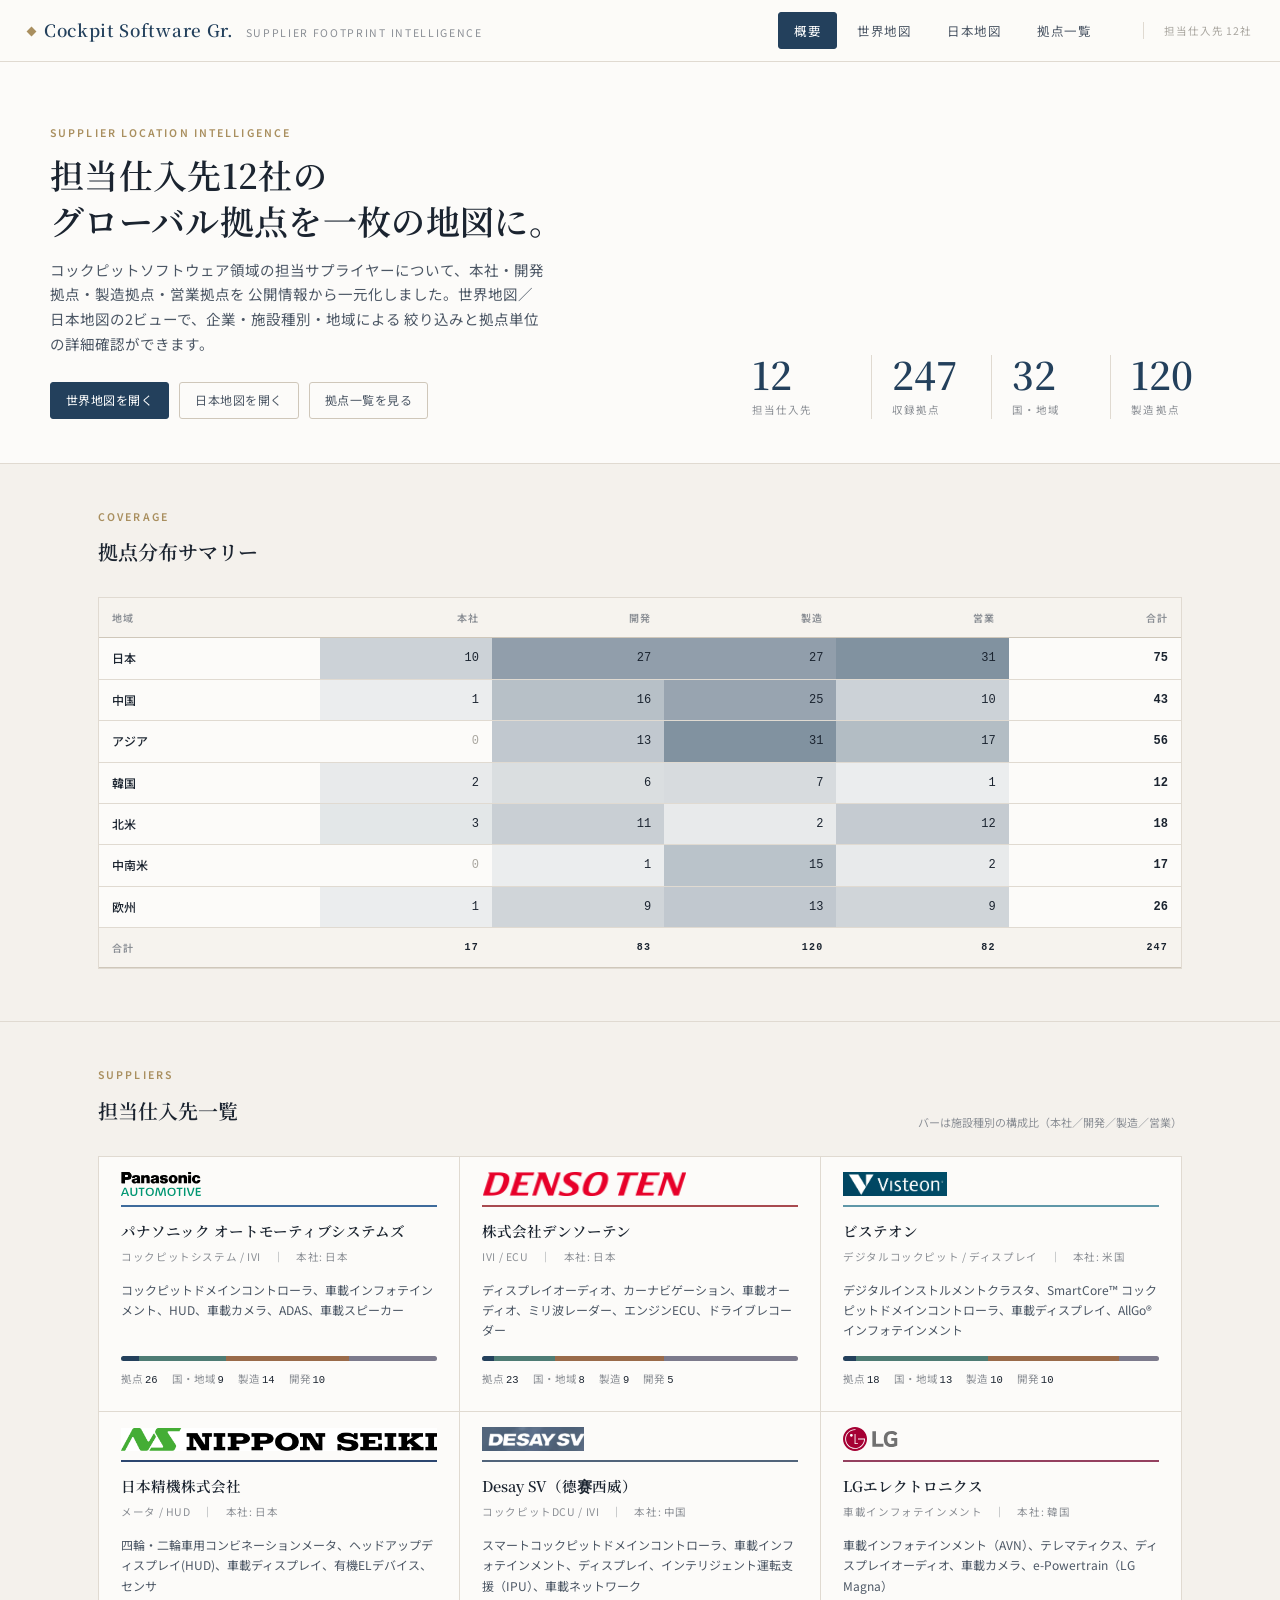
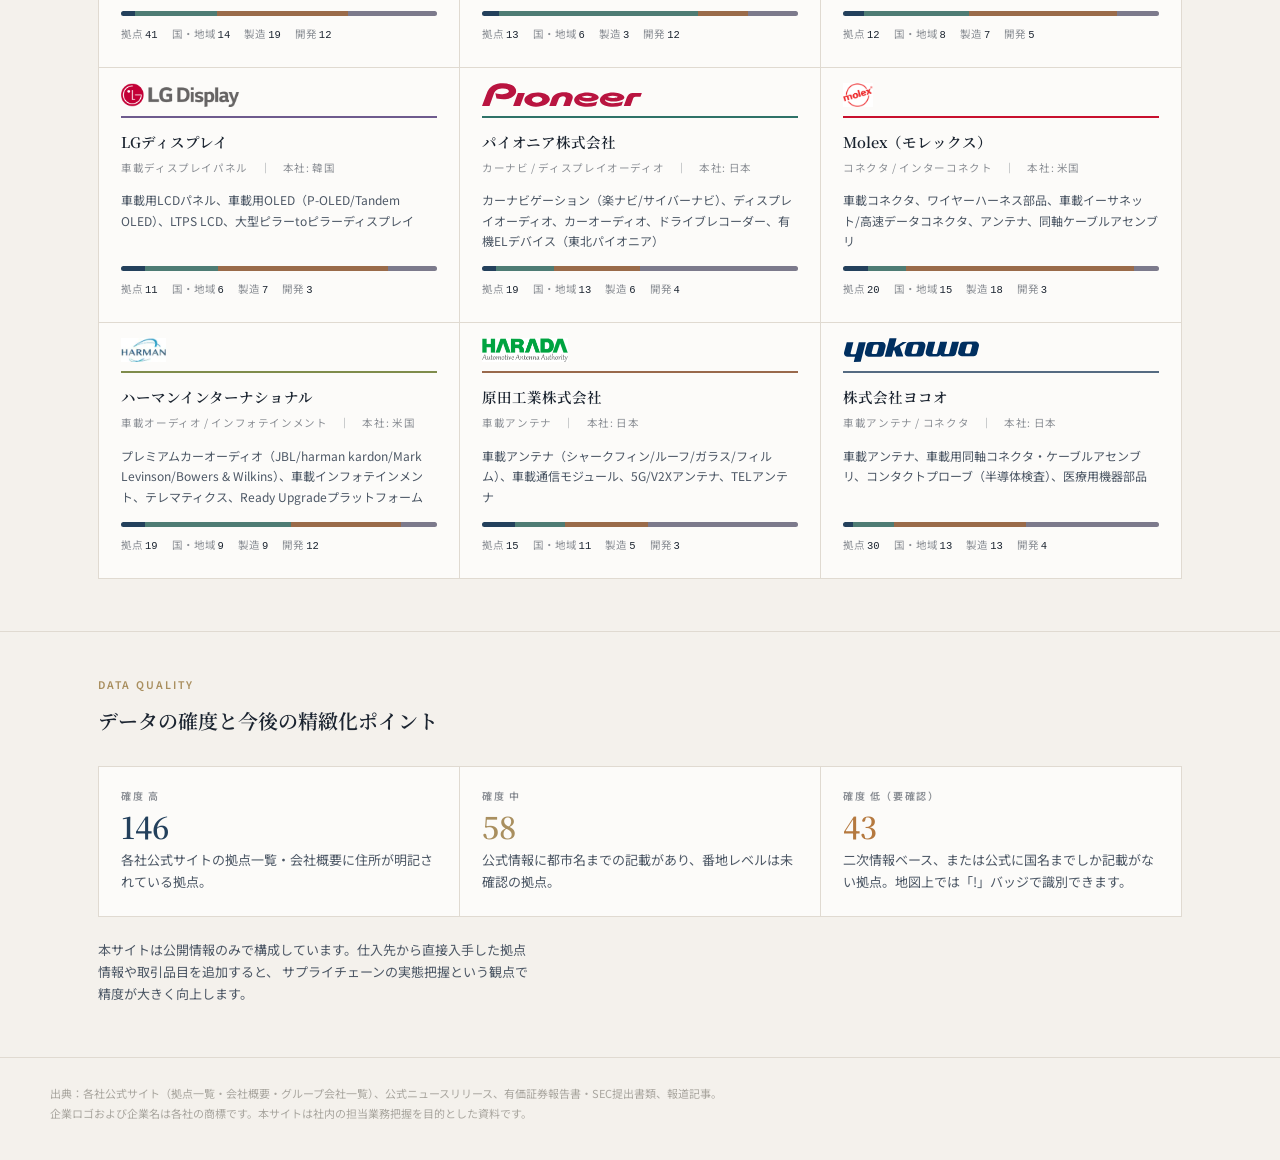
<file: index.html>
<!DOCTYPE html>
<html lang="ja">
<head>
<meta charset="UTF-8">
<meta name="viewport" content="width=device-width, initial-scale=1">
<title>概要 ｜ サプライヤー拠点マップ ｜ Cockpit Software Gr.</title>
<link rel="preconnect" href="https://fonts.googleapis.com">
<link rel="preconnect" href="https://fonts.gstatic.com" crossorigin>
<link href="https://fonts.googleapis.com/css2?family=Noto+Sans+JP:wght@400;500;600;700&family=Noto+Serif+JP:wght@500;600&display=swap" rel="stylesheet">
<link rel="stylesheet" href="assets/css/style.css?v=20260805b">
</head>
<body>

<nav class="nav">
  <div class="nav__brand">
    <span class="nav__mark">Cockpit Software Gr.</span>
    <span class="nav__sub">Supplier Footprint Intelligence</span>
  </div>
  <div class="nav__links">
    <a class="nav__link is-active" href="index.html">概要</a>
    <a class="nav__link" href="world.html">世界地図</a>
    <a class="nav__link" href="japan.html">日本地図</a>
    <a class="nav__link" href="table.html">拠点一覧</a>
  </div>
  <div class="nav__meta">担当仕入先 12社</div>
</nav>

<div class="page">

  <section class="hero">
    <div class="hero__inner">
      <div class="hero__grid">
        <div>
          <div class="eyebrow">Supplier Location Intelligence</div>
          <h1 class="h1">担当仕入先12社の<br>グローバル拠点を一枚の地図に。</h1>
          <p class="lede">
            コックピットソフトウェア領域の担当サプライヤーについて、本社・開発拠点・製造拠点・営業拠点を
            公開情報から一元化しました。世界地図／日本地図の2ビューで、企業・施設種別・地域による
            絞り込みと拠点単位の詳細確認ができます。
          </p>
          <div style="margin-top:26px;display:flex;gap:10px;flex-wrap:wrap">
            <a class="btn btn--primary" href="world.html">世界地図を開く</a>
            <a class="btn" href="japan.html">日本地図を開く</a>
            <a class="btn" href="table.html">拠点一覧を見る</a>
          </div>
        </div>
        <div class="kpis" id="kpis"></div>
      </div>
    </div>
  </section>

  <section class="section">
    <div class="section__head">
      <div>
        <div class="eyebrow">Coverage</div>
        <h2 class="h2">拠点分布サマリー</h2>
      </div>
    </div>
    <div id="matrix"></div>
  </section>

  <hr class="rule">

  <section class="section">
    <div class="section__head">
      <div>
        <div class="eyebrow">Suppliers</div>
        <h2 class="h2">担当仕入先一覧</h2>
      </div>
      <div style="font-size:11px;color:var(--ink-3)">バーは施設種別の構成比（本社／開発／製造／営業）</div>
    </div>
    <div class="cards" id="cards"></div>
  </section>

  <hr class="rule">

  <section class="section">
    <div class="section__head">
      <div>
        <div class="eyebrow">Data Quality</div>
        <h2 class="h2">データの確度と今後の精緻化ポイント</h2>
      </div>
    </div>
    <div style="display:grid;grid-template-columns:repeat(auto-fit,minmax(260px,1fr));gap:1px;background:var(--line);border:1px solid var(--line)">
      <div class="card"><div class="detail__k">確度 高</div>
        <div class="kpi__n" id="cHigh" style="font-size:30px">0</div>
        <div class="detail__v" style="margin-top:8px">各社公式サイトの拠点一覧・会社概要に住所が明記されている拠点。</div></div>
      <div class="card"><div class="detail__k">確度 中</div>
        <div class="kpi__n" id="cMed" style="font-size:30px;color:var(--gold)">0</div>
        <div class="detail__v" style="margin-top:8px">公式情報に都市名までの記載があり、番地レベルは未確認の拠点。</div></div>
      <div class="card"><div class="detail__k">確度 低（要確認）</div>
        <div class="kpi__n" id="cLow" style="font-size:30px;color:var(--conf-low)">0</div>
        <div class="detail__v" style="margin-top:8px">二次情報ベース、または公式に国名までしか記載がない拠点。地図上では「!」バッジで識別できます。</div></div>
    </div>
    <p class="lede" style="margin-top:22px;font-size:13px">
      本サイトは公開情報のみで構成しています。仕入先から直接入手した拠点情報や取引品目を追加すると、
      サプライチェーンの実態把握という観点で精度が大きく向上します。
    </p>
  </section>

  <footer class="foot">
    <div class="foot__inner">
      出典：各社公式サイト（拠点一覧・会社概要・グループ会社一覧）、公式ニュースリリース、有価証券報告書・SEC提出書類、報道記事。<br>
      企業ロゴおよび企業名は各社の商標です。本サイトは社内の担当業務把握を目的とした資料です。
    </div>
  </footer>

</div>

<script src="assets/js/data.js?v=20260805b"></script>
<script src="assets/js/icons.js?v=20260805b"></script>
<script>
(function () {
  const cnt = t => SITES.filter(s => s.t.includes(t)).length;

  /* --- KPI --- */
  const kpis = [
    [COMPANIES.length, '担当仕入先'],
    [SITES.length, '収録拠点'],
    [new Set(SITES.map(s => s.ctry)).size, '国・地域'],
    [cnt('mfg'), '製造拠点']
  ];
  document.getElementById('kpis').innerHTML = kpis
    .map(([n, l]) => `<div class="kpi"><div class="kpi__n">${n}</div><div class="kpi__l">${l}</div></div>`).join('');

  /* --- 確度サマリー --- */
  const byConf = c => SITES.filter(s => s.conf === c).length;
  document.getElementById('cHigh').textContent = byConf('high');
  document.getElementById('cMed').textContent  = byConf('medium');
  document.getElementById('cLow').textContent  = byConf('low');

  /* --- 地域×施設種別マトリクス --- */
  const types = Object.keys(FACILITY_TYPES).sort((a,b)=>FACILITY_TYPES[a].order-FACILITY_TYPES[b].order);
  const regs = REGIONS.filter(r => SITES.some(s => s.reg === r));
  const cell = (r, t) => SITES.filter(s => s.reg === r && s.t.includes(t)).length;
  const max = Math.max(...regs.flatMap(r => types.map(t => cell(r, t))));

  document.getElementById('matrix').innerHTML = `
    <div class="tablewrap"><table class="dt" style="min-width:640px">
      <thead><tr><th>地域</th>${types.map(t=>`<th style="text-align:right">${FACILITY_TYPES[t].label}</th>`).join('')}<th style="text-align:right">合計</th></tr></thead>
      <tbody>${regs.map(r => `<tr>
        <td class="nm">${r}</td>
        ${types.map(t => {
          const v = cell(r, t);
          const a = max ? (0.06 + 0.5 * v / max) : 0;
          return `<td style="text-align:right;font-family:var(--font-mono);background:rgba(35,64,92,${v ? a.toFixed(3) : 0});color:${v ? 'var(--ink)' : 'var(--ink-4)'}">${v}</td>`;
        }).join('')}
        <td style="text-align:right;font-family:var(--font-mono);font-weight:600;color:var(--ink)">${SITES.filter(s=>s.reg===r).length}</td>
      </tr>`).join('')}</tbody>
      <tfoot><tr>
        <th>合計</th>
        ${types.map(t=>`<th style="text-align:right;font-family:var(--font-mono);color:var(--ink)">${cnt(t)}</th>`).join('')}
        <th style="text-align:right;font-family:var(--font-mono);color:var(--ink)">${SITES.length}</th>
      </tr></tfoot>
    </table></div>`;

  /* --- 企業カード --- */
  document.getElementById('cards').innerHTML = COMPANIES.map(co => {
    const mine = SITES.filter(s => s.c === co.id);
    const seg = types.map(t => ({ t, n: mine.filter(s => s.t.includes(t)).length }));
    const tot = seg.reduce((a, b) => a + b.n, 0) || 1;
    return `<a class="card" href="world.html" style="--co:${co.color}">
      <div class="card__wm">${wordmarkHtml(co, 24)}</div>
      <div class="card__top">
        <span><span class="card__name">${co.name}</span><br>
        <span class="card__cat">${co.category}　｜　本社: ${co.hqCountry}</span></span>
      </div>
      <div class="card__prod">${co.products}</div>
      <div class="card__bar">${seg.map(s => s.n ? `<i style="width:${100*s.n/tot}%;background:${TYPE_COLOR[s.t]}" title="${FACILITY_TYPES[s.t].label} ${s.n}"></i>` : '').join('')}</div>
      <div class="card__stats">
        <span>拠点 <b>${mine.length}</b></span>
        <span>国・地域 <b>${new Set(mine.map(s => s.ctry)).size}</b></span>
        <span>製造 <b>${mine.filter(s => s.t.includes('mfg')).length}</b></span>
        <span>開発 <b>${mine.filter(s => s.t.includes('rd')).length}</b></span>
      </div>
    </a>`;
  }).join('');
})();
</script>
</body>
</html>
</file>
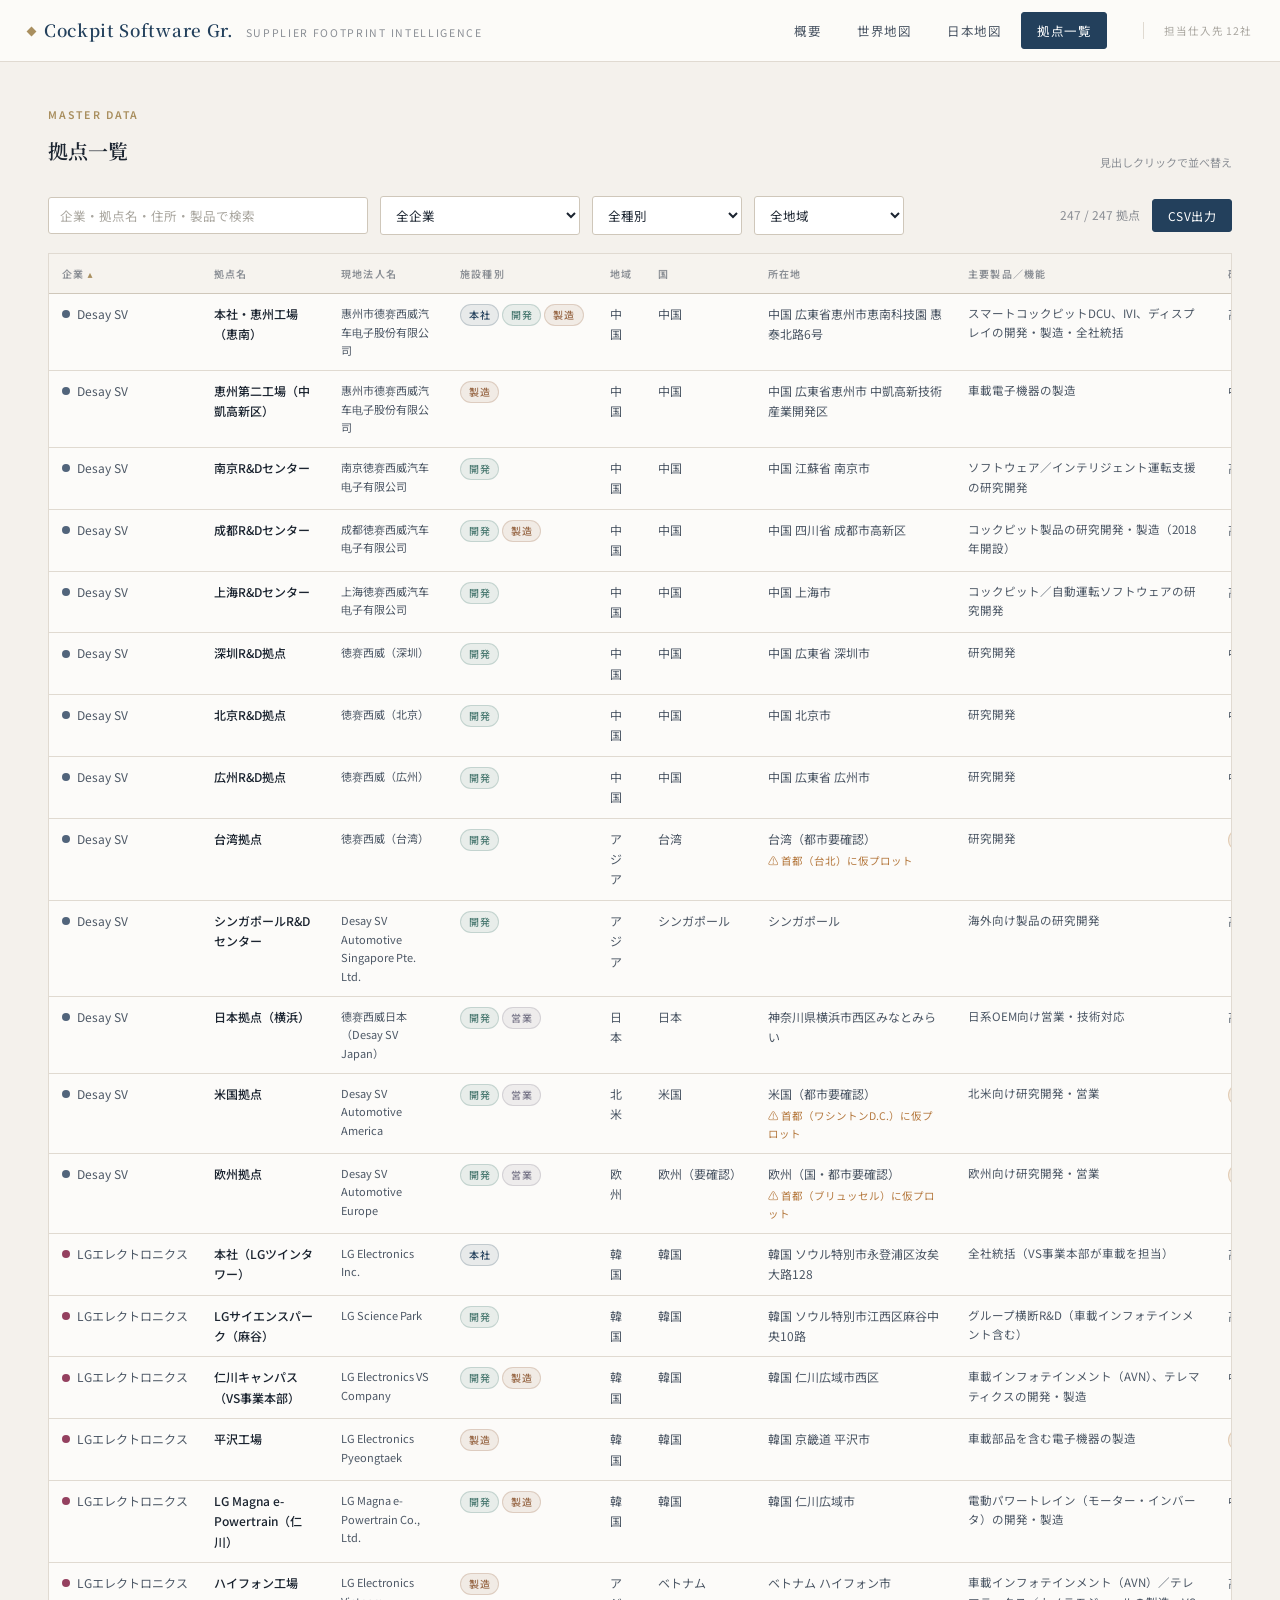
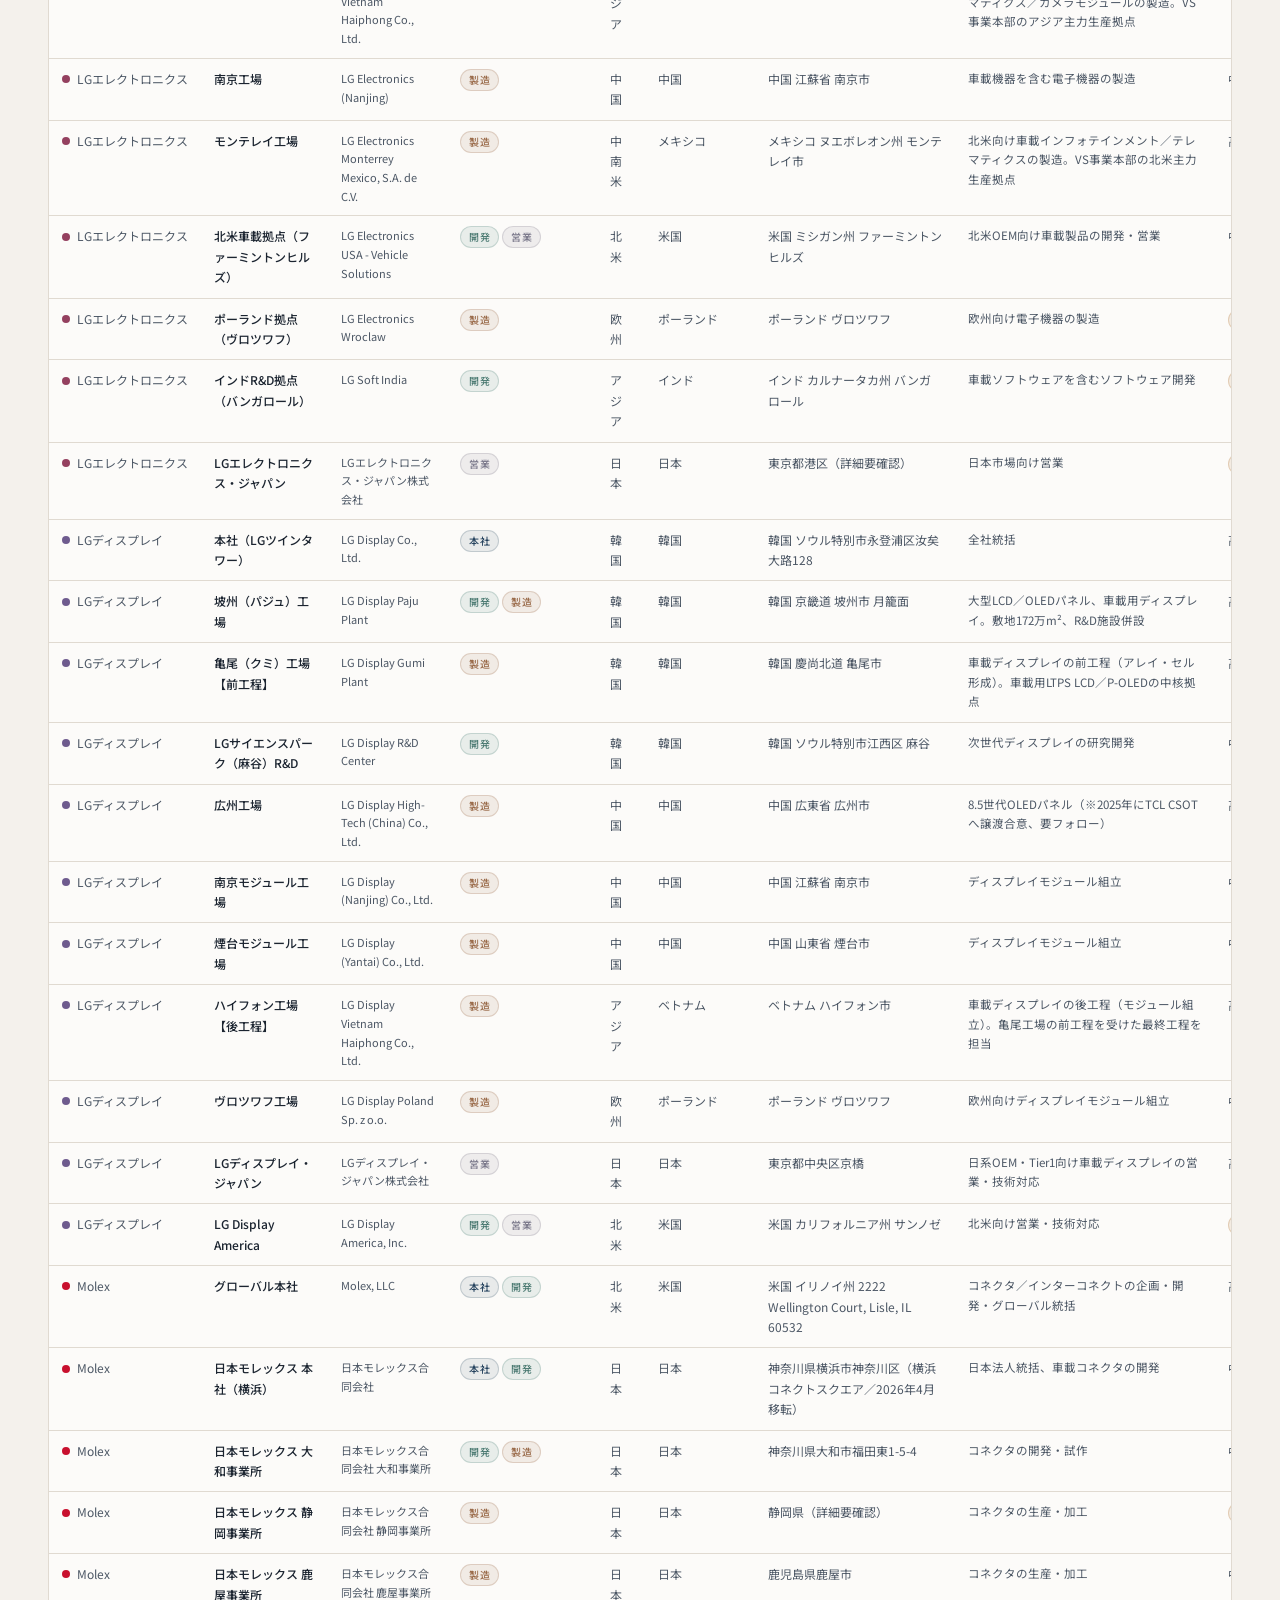
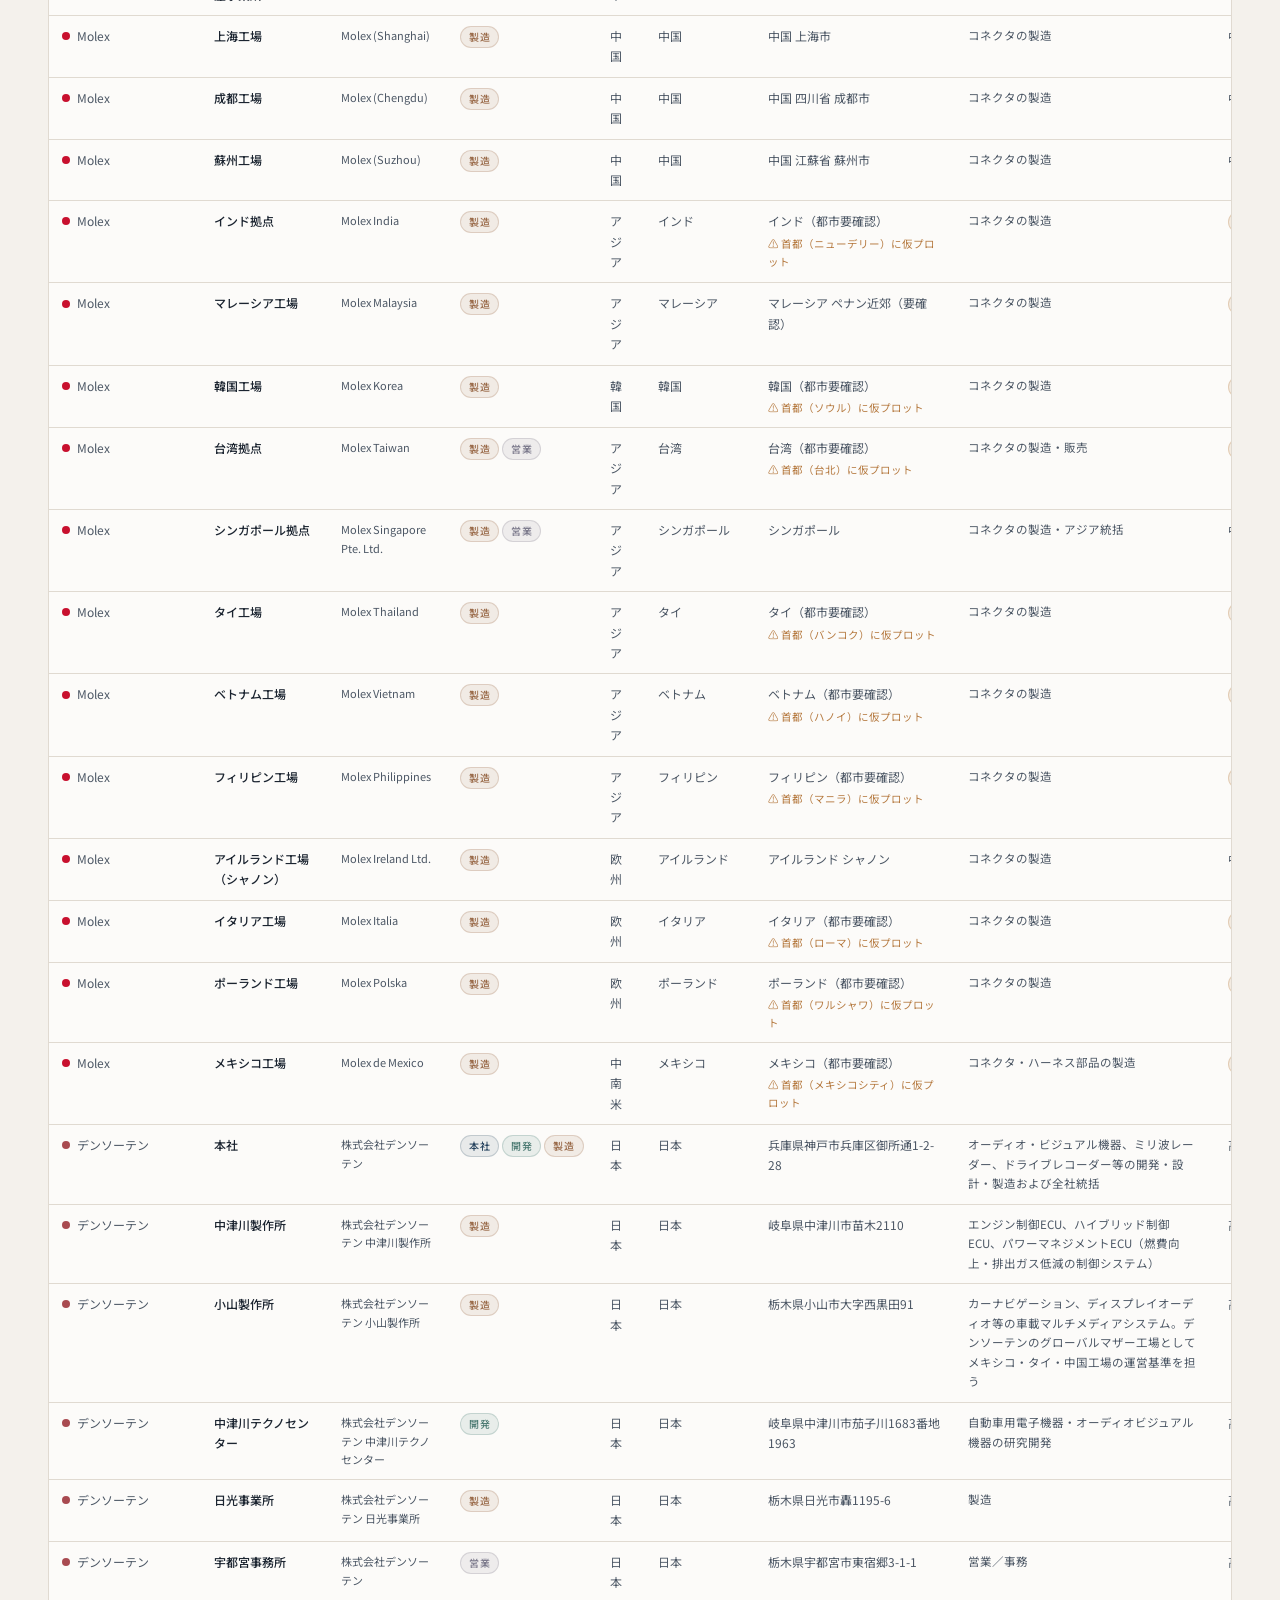
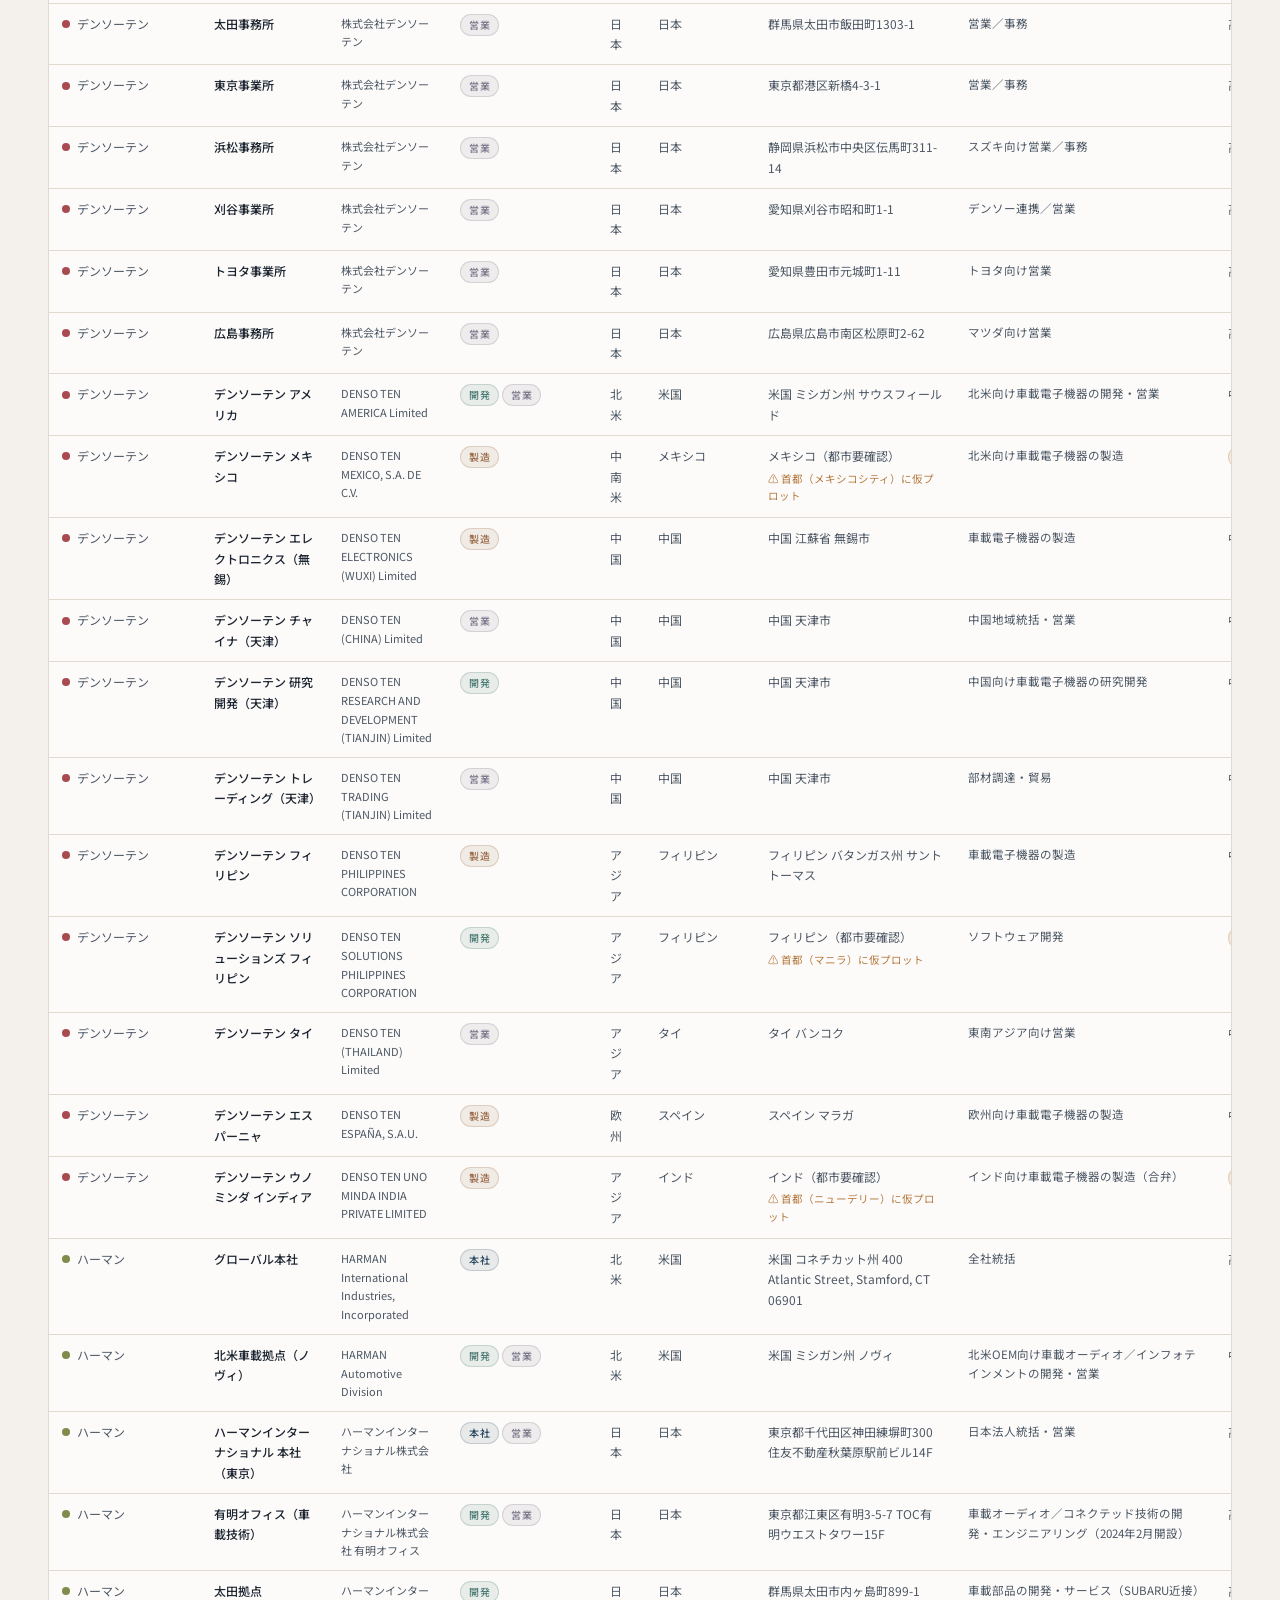
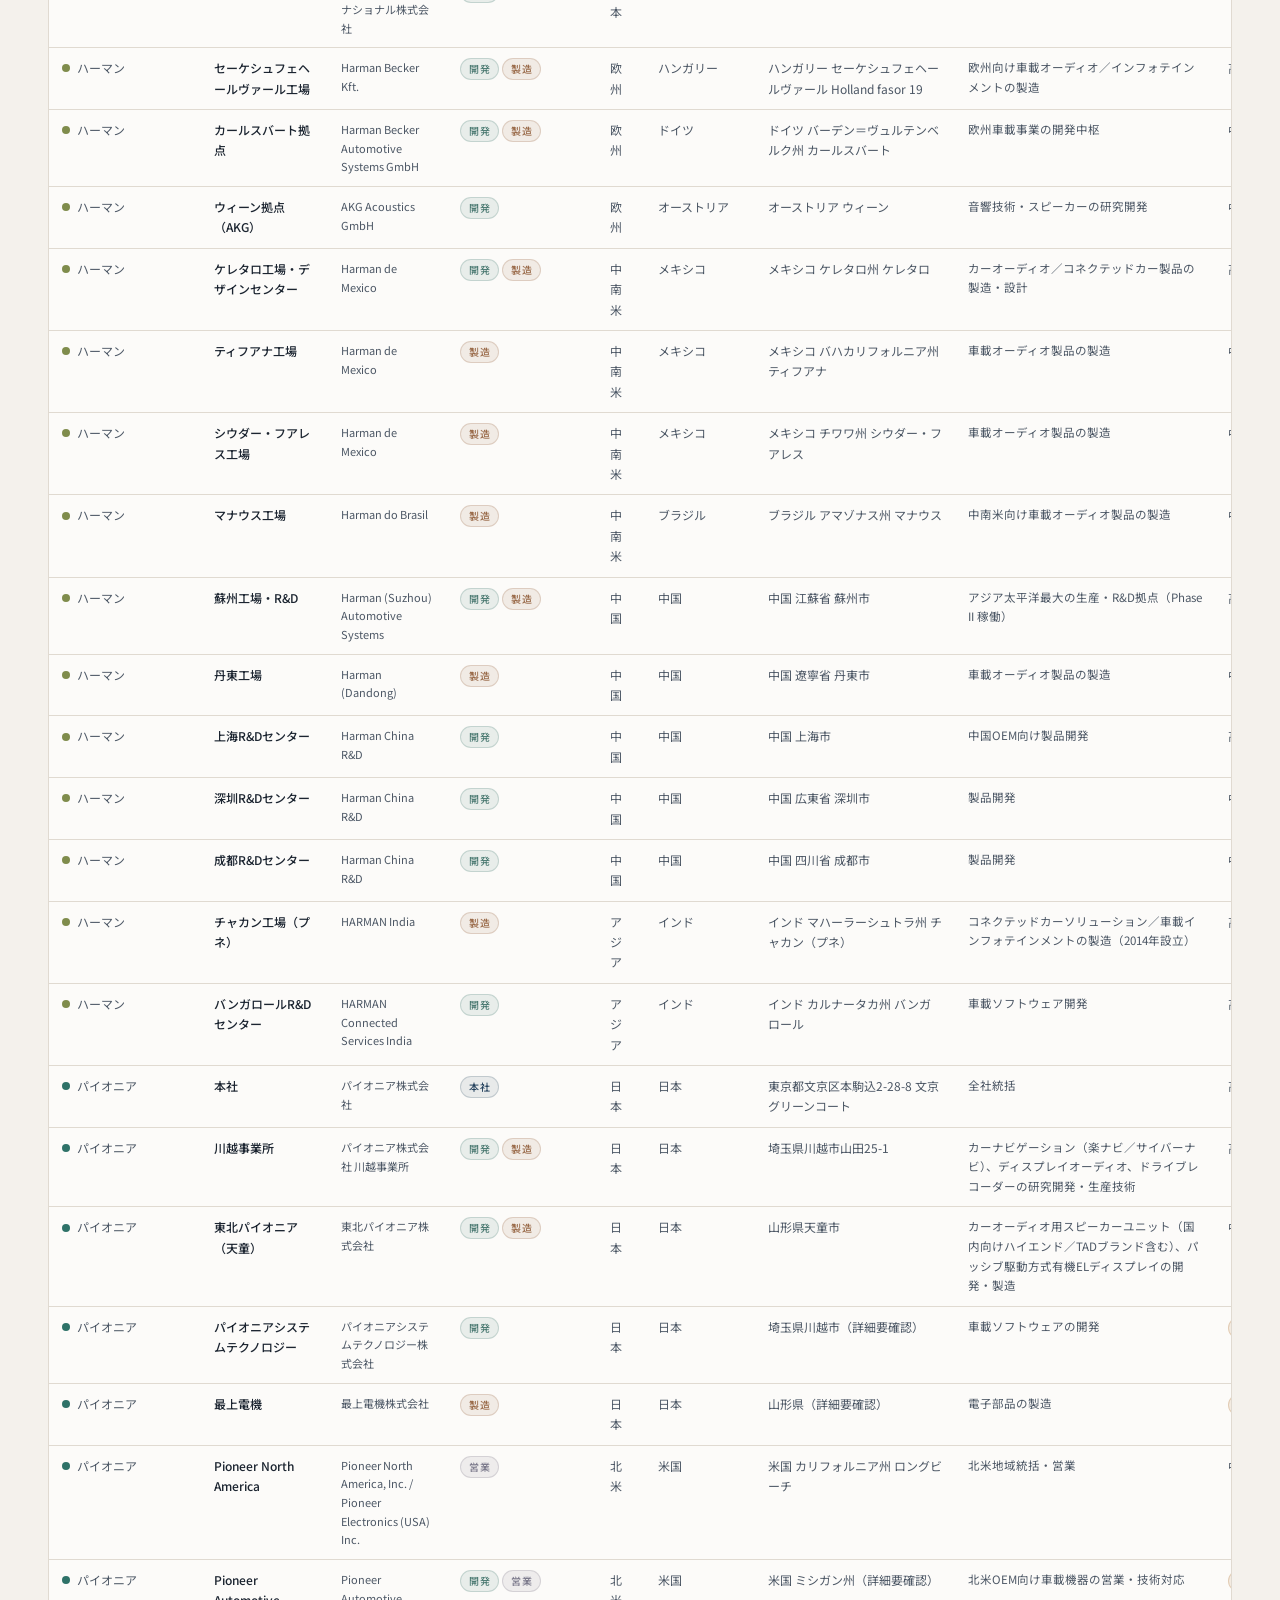
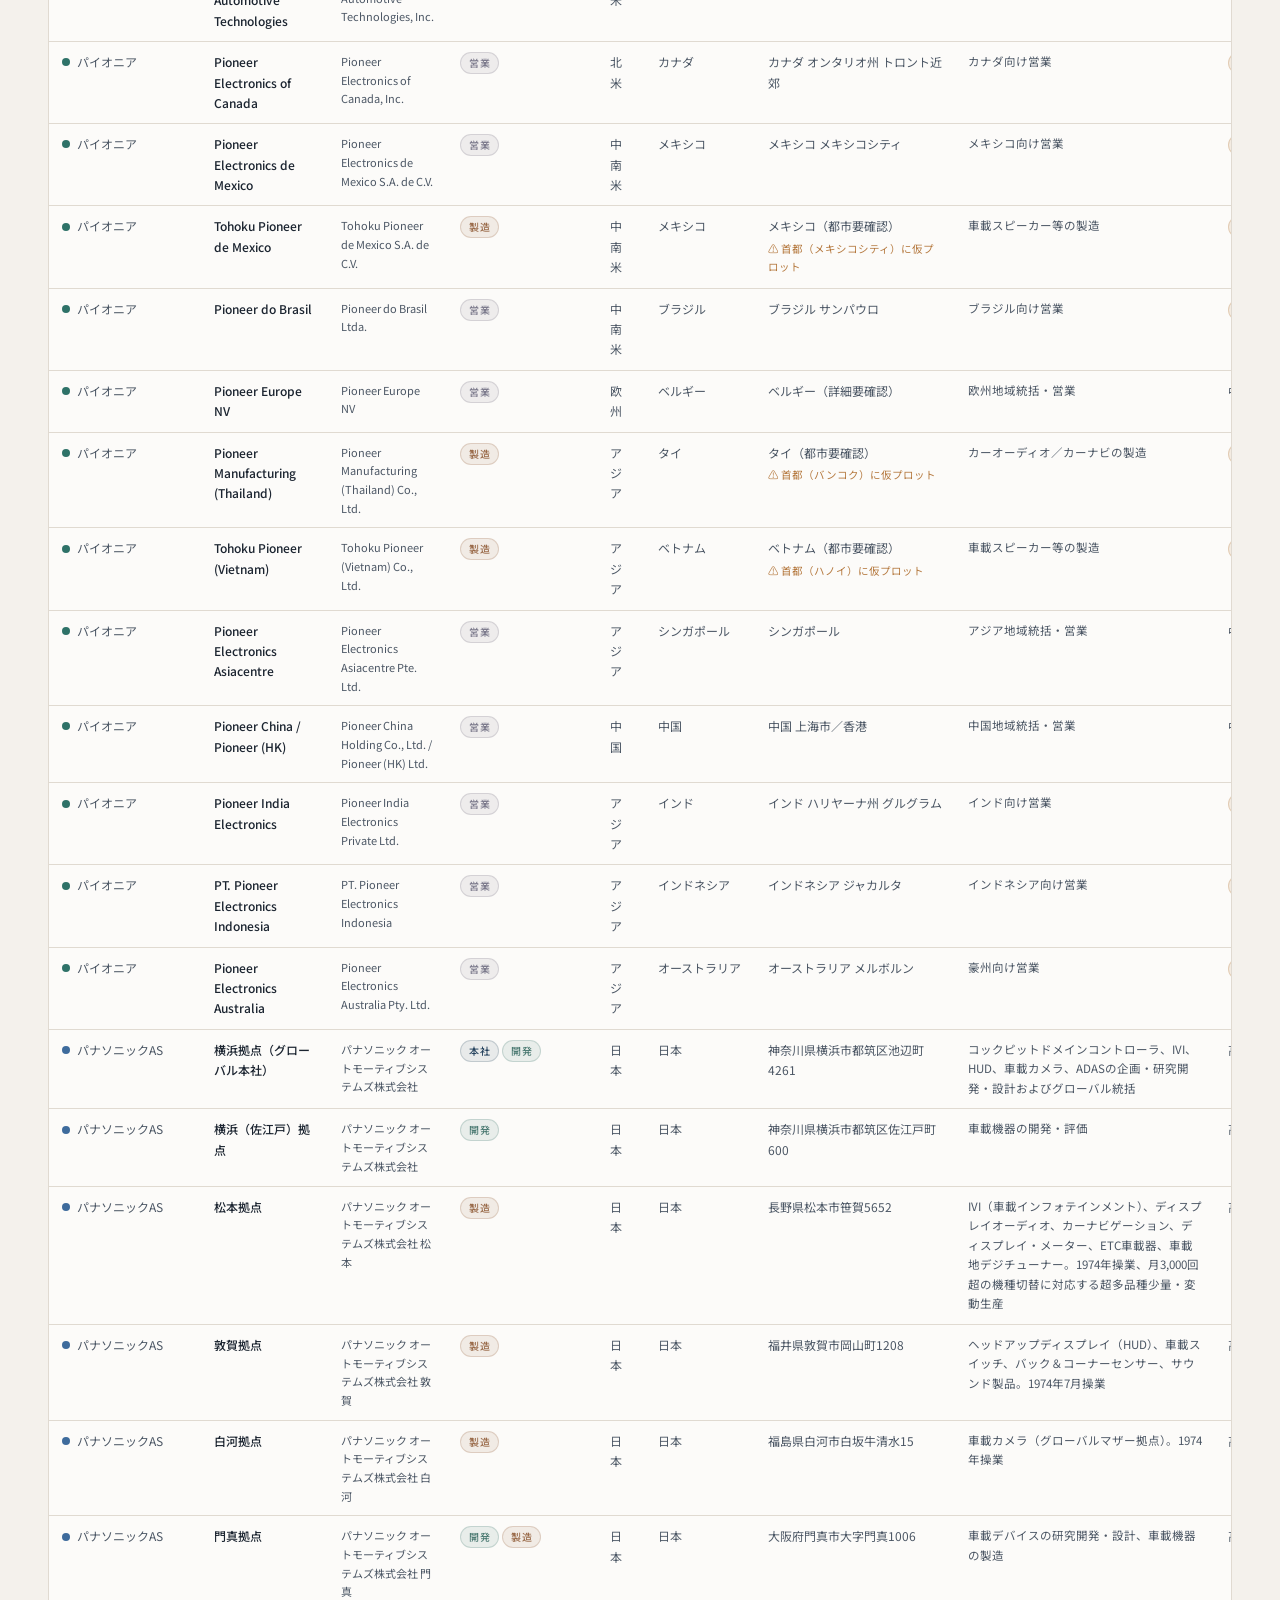
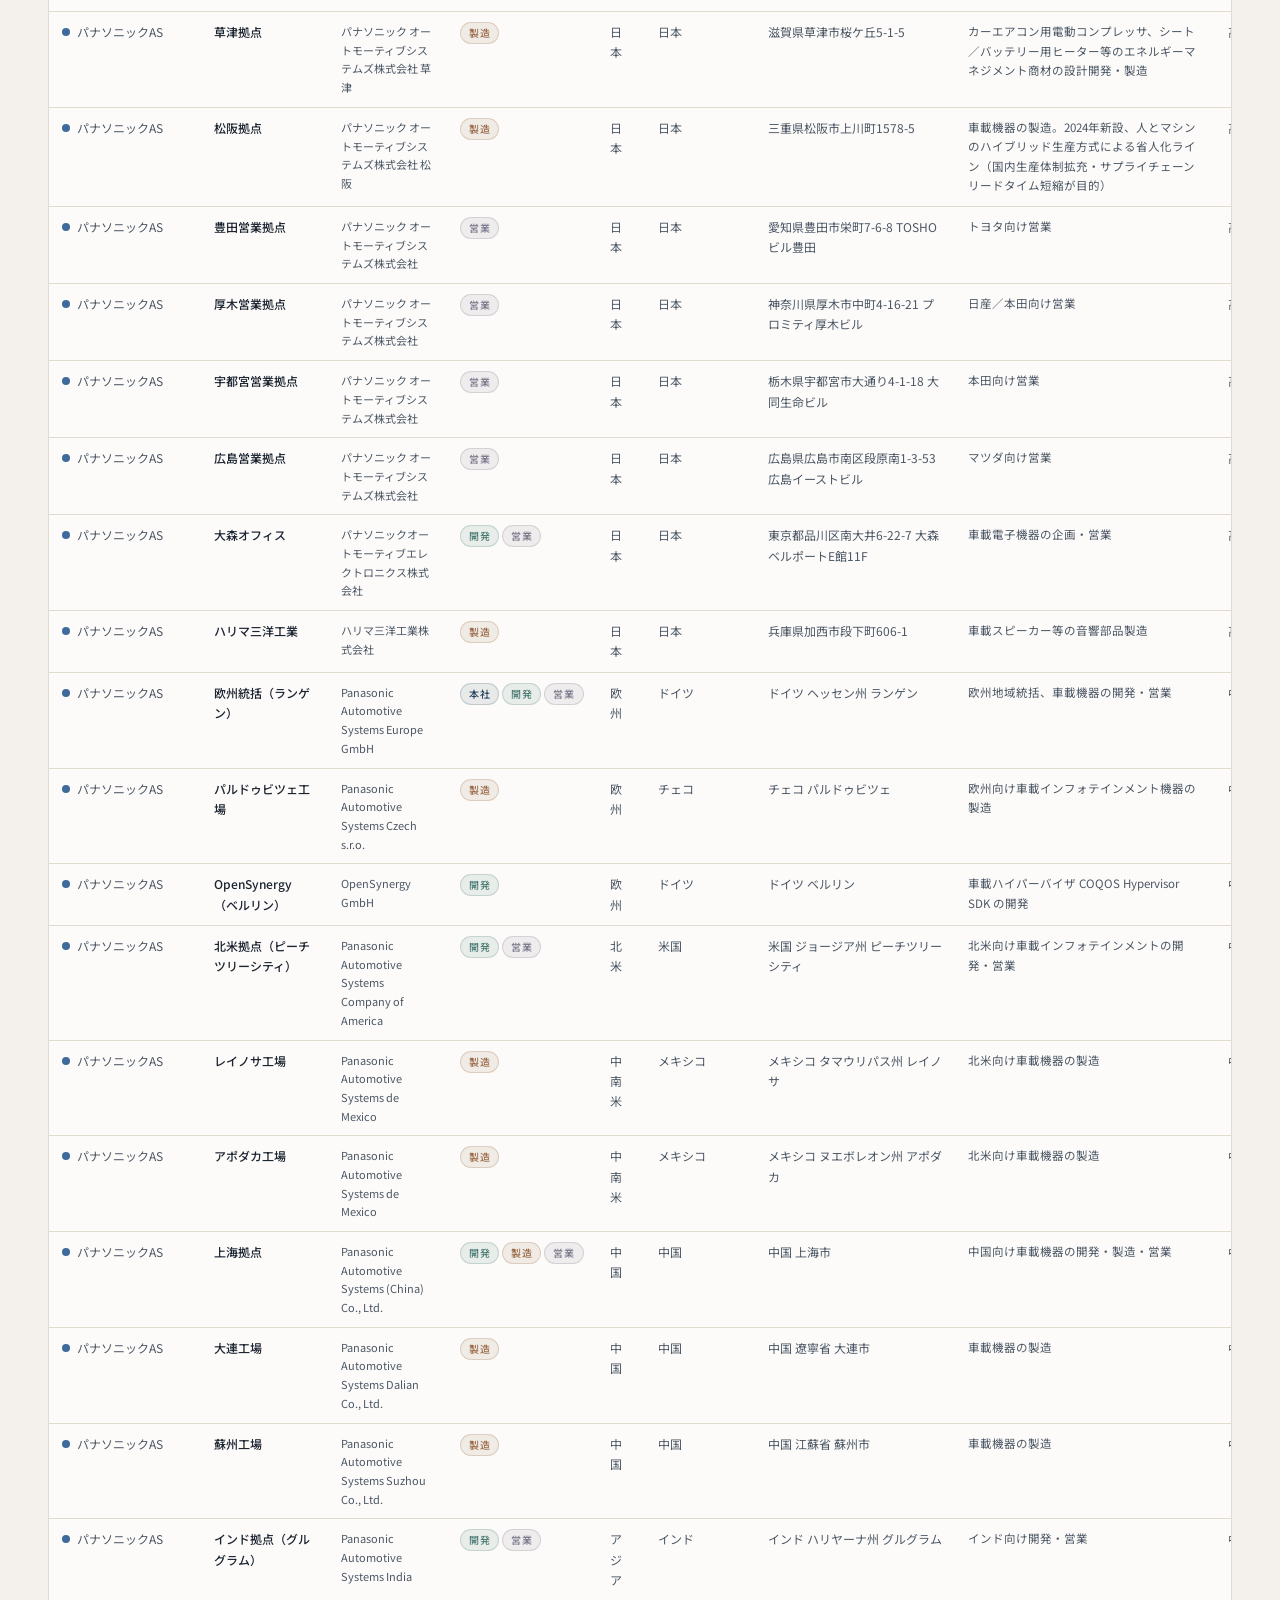
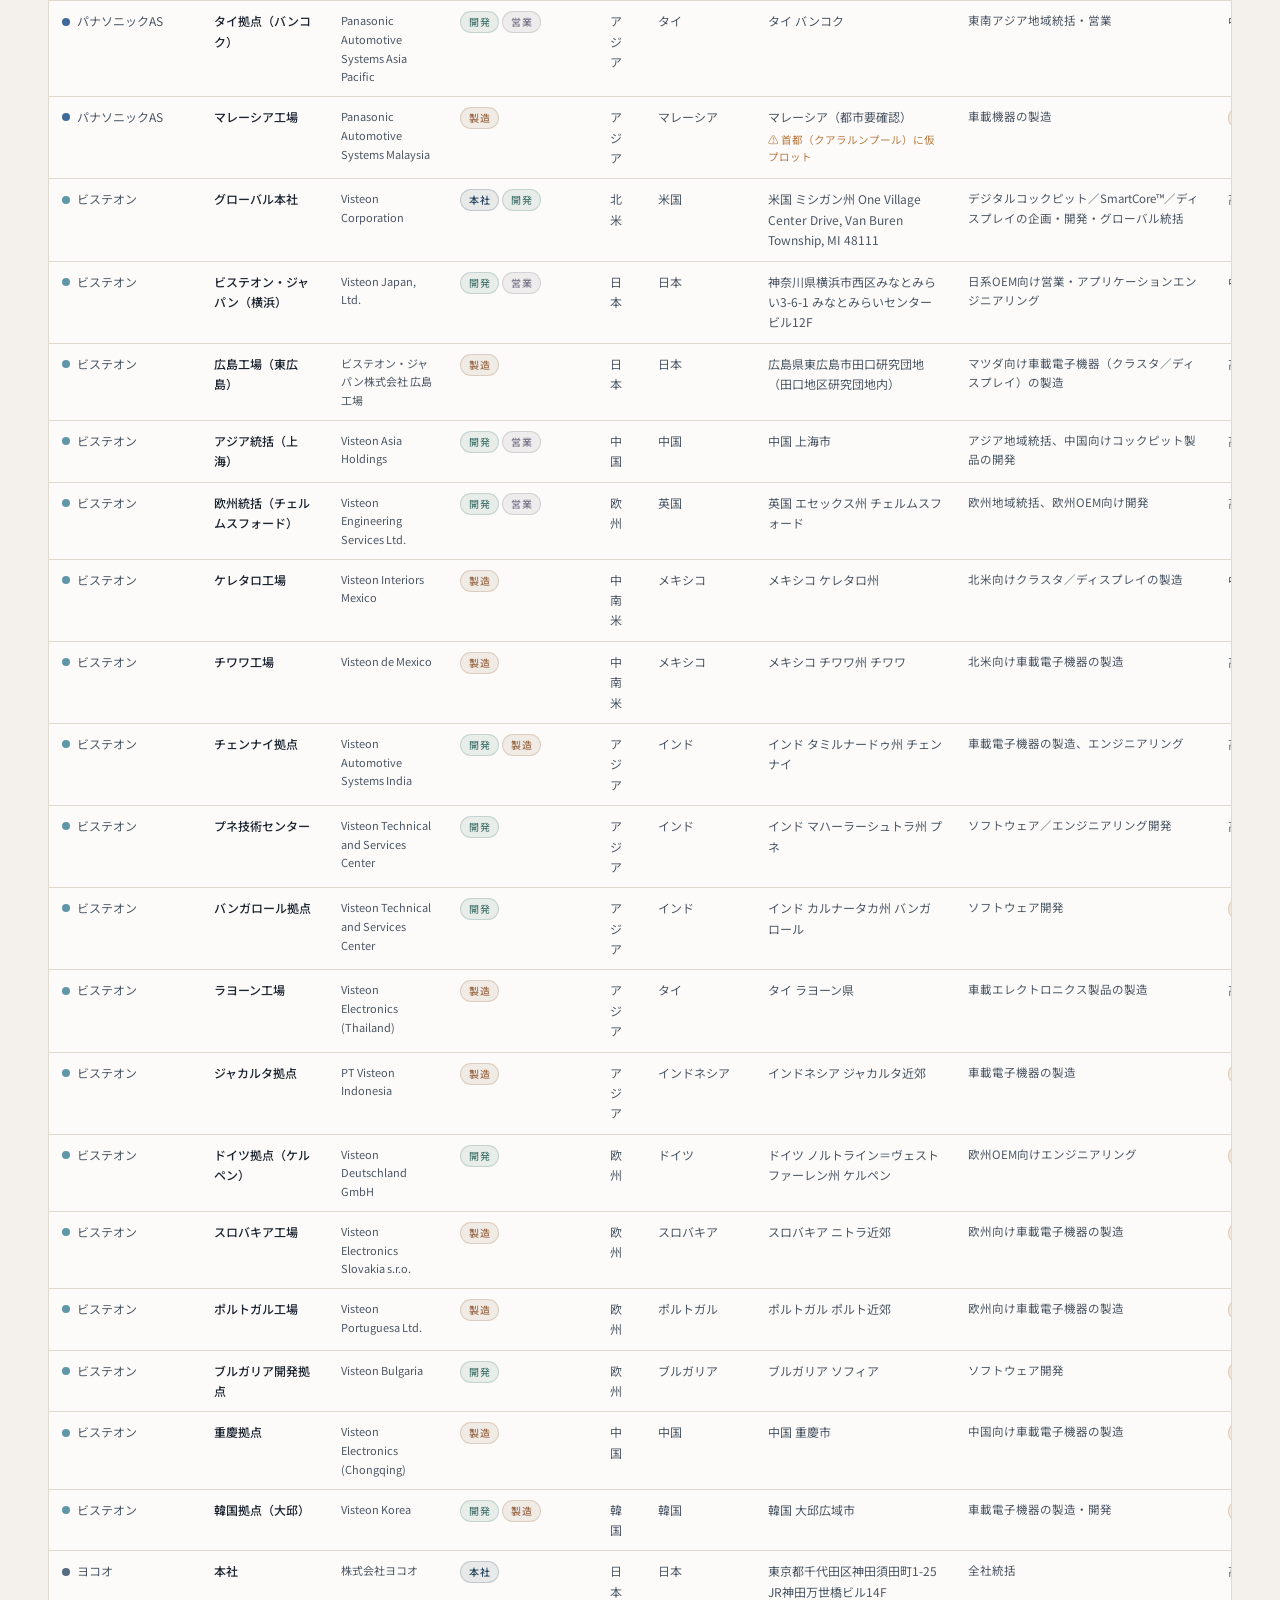
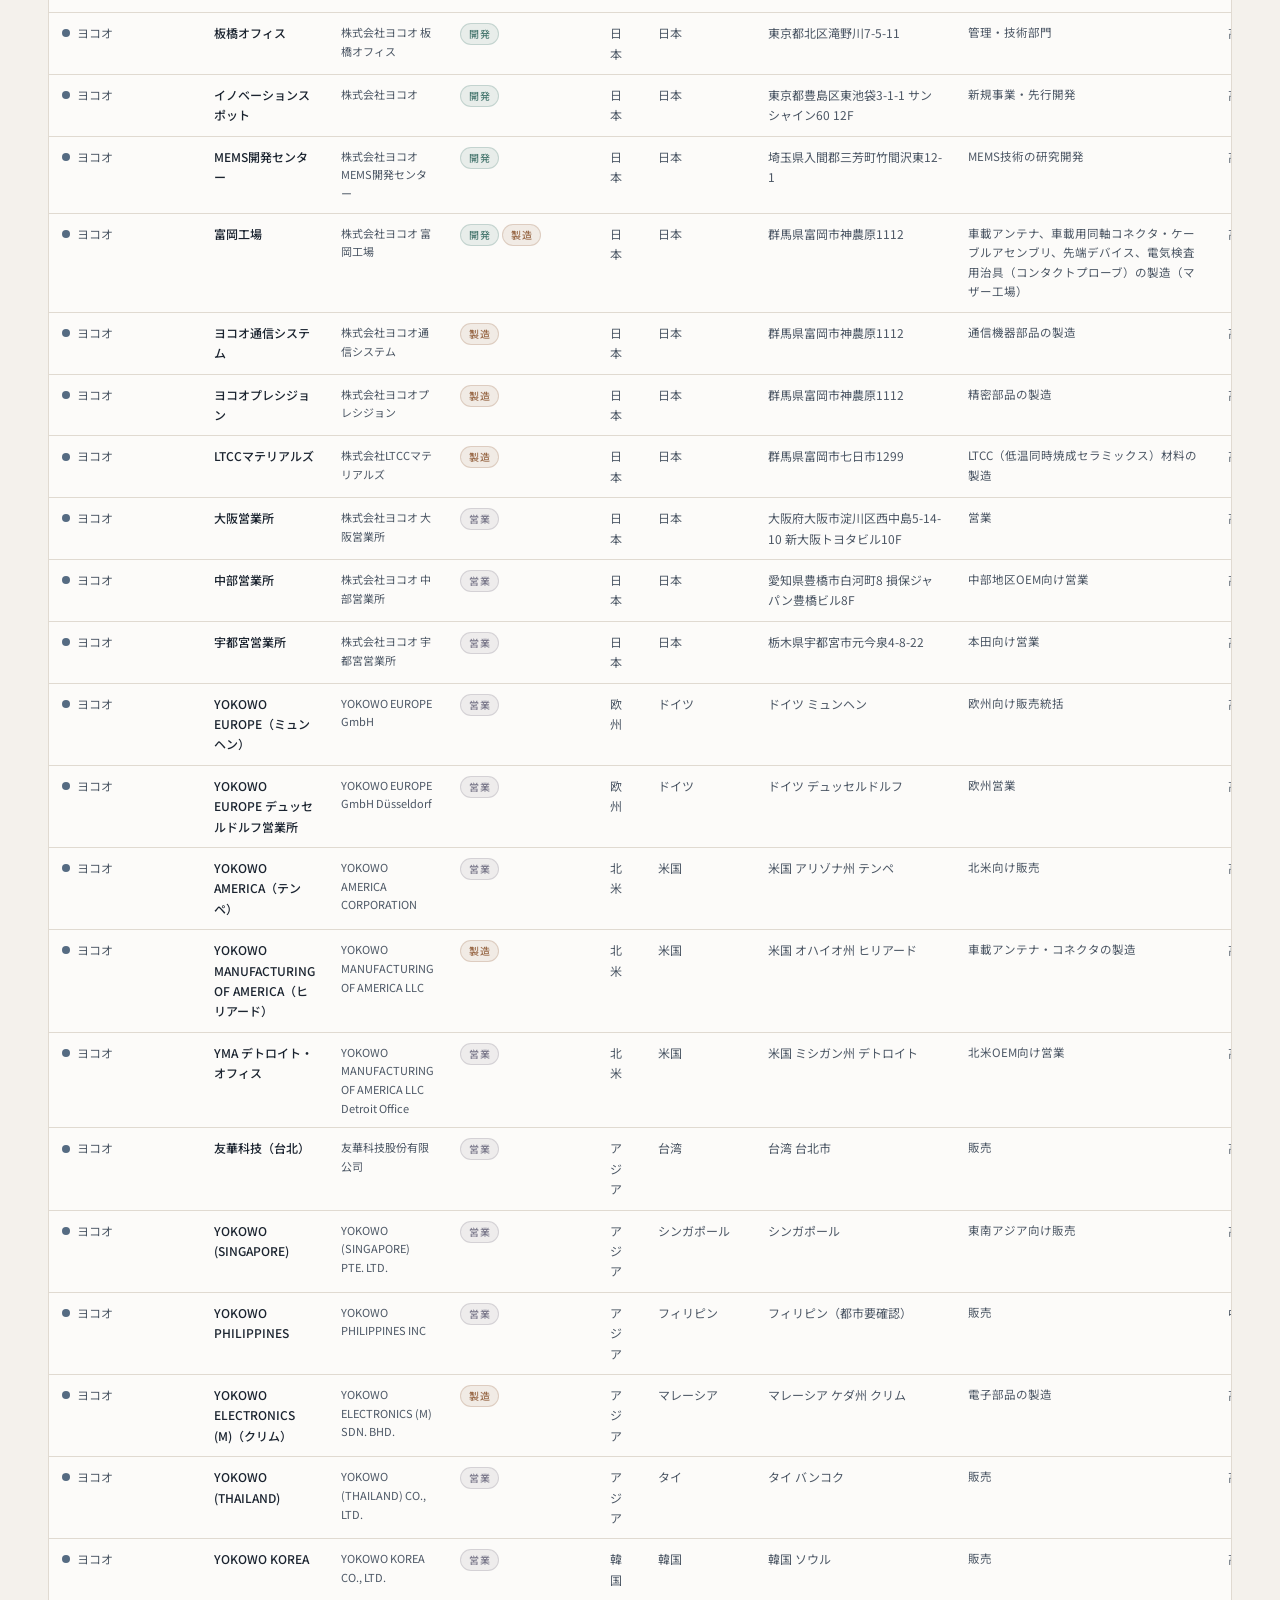
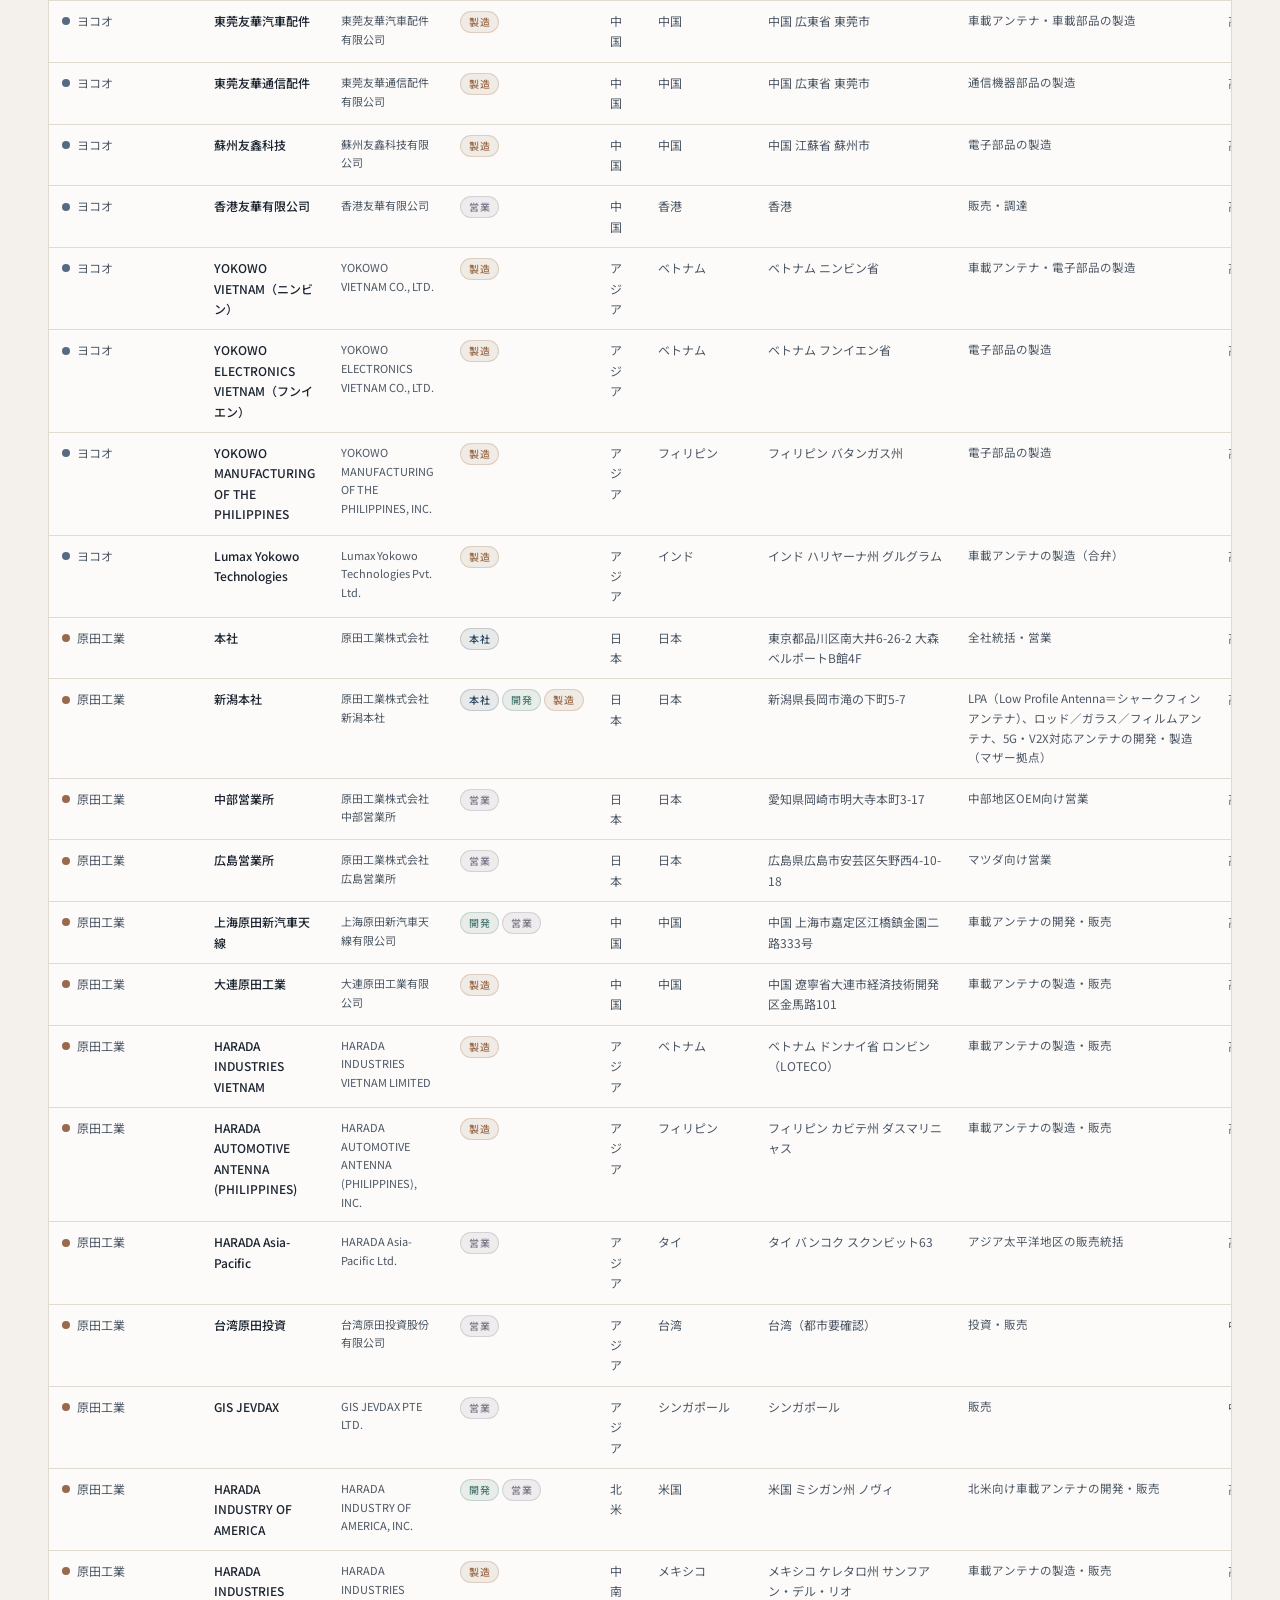
<file: table.html>
<!DOCTYPE html>
<html lang="ja">
<head>
<meta charset="UTF-8">
<meta name="viewport" content="width=device-width, initial-scale=1">
<title>拠点一覧 ｜ サプライヤー拠点マップ</title>
<link rel="preconnect" href="https://fonts.googleapis.com">
<link rel="preconnect" href="https://fonts.gstatic.com" crossorigin>
<link href="https://fonts.googleapis.com/css2?family=Noto+Sans+JP:wght@400;500;600;700&family=Noto+Serif+JP:wght@500;600&display=swap" rel="stylesheet">
<link rel="stylesheet" href="assets/css/style.css?v=20260805b">
</head>
<body>

<nav class="nav">
  <div class="nav__brand">
    <span class="nav__mark">Cockpit Software Gr.</span>
    <span class="nav__sub">Supplier Footprint Intelligence</span>
  </div>
  <div class="nav__links">
    <a class="nav__link" href="index.html">概要</a>
    <a class="nav__link" href="world.html">世界地図</a>
    <a class="nav__link" href="japan.html">日本地図</a>
    <a class="nav__link is-active" href="table.html">拠点一覧</a>
  </div>
  <div class="nav__meta">担当仕入先 12社</div>
</nav>

<div class="page">
  <section class="section" style="max-width:1440px">
    <div class="section__head">
      <div>
        <div class="eyebrow">Master Data</div>
        <h1 class="h2">拠点一覧</h1>
      </div>
      <div style="font-size:11px;color:var(--ink-3)">見出しクリックで並べ替え</div>
    </div>

    <div class="toolbar">
      <input class="search" id="q" type="search" placeholder="企業・拠点名・住所・製品で検索" style="width:320px">
      <select class="search" id="fCo" style="width:200px"></select>
      <select class="search" id="fType" style="width:150px"></select>
      <select class="search" id="fReg" style="width:150px"></select>
      <span style="font-size:12px;color:var(--ink-3);margin-left:auto" id="count"></span>
      <button class="btn btn--primary" id="csv">CSV出力</button>
    </div>

    <div class="tablewrap">
      <table class="dt">
        <thead><tr>
          <th data-k="co">企業</th>
          <th data-k="n">拠点名</th>
          <th data-k="ln">現地法人名</th>
          <th data-k="type">施設種別</th>
          <th data-k="reg">地域</th>
          <th data-k="ctry">国</th>
          <th data-k="addr">所在地</th>
          <th data-k="prod">主要製品／機能</th>
          <th data-k="conf">確度</th>
        </tr></thead>
        <tbody id="tb"></tbody>
      </table>
    </div>
  </section>

  <footer class="foot">
    <div class="foot__inner">
      出典：各社公式サイト（拠点一覧・会社概要・グループ会社一覧）、公式ニュースリリース、有価証券報告書・SEC提出書類、報道記事。
    </div>
  </footer>
</div>

<script src="assets/js/data.js?v=20260805b"></script>
<script src="assets/js/icons.js?v=20260805b"></script>
<script>
(function () {
  const CONF = { high: '高', medium: '中', low: '低（要確認）' };
  let sortKey = 'co', sortAsc = true;
  const q = document.getElementById('q'),
        fCo = document.getElementById('fCo'),
        fType = document.getElementById('fType'),
        fReg = document.getElementById('fReg');

  fCo.innerHTML = '<option value="">全企業</option>' +
    COMPANIES.map(c => `<option value="${c.id}">${c.short}</option>`).join('');
  fType.innerHTML = '<option value="">全種別</option>' +
    Object.keys(FACILITY_TYPES).sort((a,b)=>FACILITY_TYPES[a].order-FACILITY_TYPES[b].order)
      .map(t => `<option value="${t}">${FACILITY_TYPES[t].label}</option>`).join('');
  fReg.innerHTML = '<option value="">全地域</option>' +
    REGIONS.filter(r => SITES.some(s => s.reg === r)).map(r => `<option value="${r}">${r}</option>`).join('');

  const val = (s, k) => ({
    co: COMPANY_MAP[s.c].short, n: s.n, ln: s.ln,
    type: typeLabels(s.t).join('／'), reg: s.reg, ctry: s.ctry,
    addr: s.addr, prod: s.prod, conf: CONF[s.conf]
  })[k];

  function rows() {
    const t = q.value.trim().toLowerCase();
    return SITES.filter(s =>
      (!fCo.value   || s.c === fCo.value) &&
      (!fType.value || s.t.includes(fType.value)) &&
      (!fReg.value  || s.reg === fReg.value) &&
      (!t || (s.n + s.ln + s.addr + s.prod + s.ctry + COMPANY_MAP[s.c].name).toLowerCase().includes(t))
    ).sort((a, b) => {
      const r = String(val(a, sortKey)).localeCompare(String(val(b, sortKey)), 'ja');
      return sortAsc ? r : -r;
    });
  }

  function render() {
    const list = rows();
    document.getElementById('count').textContent = `${list.length} / ${SITES.length} 拠点`;
    document.getElementById('tb').innerHTML = list.map(s => {
      const co = COMPANY_MAP[s.c];
      return `<tr>
        <td><span class="co"><i style="background:${co.color}"></i>${co.short}</span></td>
        <td class="nm">${s.n}</td>
        <td style="font-size:11px">${s.ln}</td>
        <td style="white-space:nowrap">${typeLabels(s.t).map(l=>{
          const k = Object.keys(FACILITY_TYPES).find(x=>FACILITY_TYPES[x].label===l);
          return `<span class="tag tag--${k}">${l}</span>`;
        }).join(' ')}</td>
        <td>${s.reg}</td>
        <td style="white-space:nowrap">${s.ctry}</td>
        <td style="min-width:200px">${s.addr}${s.capital
          ? `<div style="font-size:10.5px;color:var(--conf-low);margin-top:3px">⚠ 首都（${s.capital}）に仮プロット</div>` : ''}</td>
        <td style="min-width:260px;font-size:11.5px">${s.prod}</td>
        <td style="white-space:nowrap">${s.conf === 'low'
          ? `<span class="tag tag--warn">${s.capital ? '都市未特定' : '要確認'}</span>` : CONF[s.conf]}</td>
      </tr>`;
    }).join('');

    document.querySelectorAll('th[data-k]').forEach(th => {
      th.classList.toggle('sorted', th.dataset.k === sortKey);
      th.classList.toggle('asc', th.dataset.k === sortKey && sortAsc);
    });
  }

  document.querySelectorAll('th[data-k]').forEach(th => th.addEventListener('click', () => {
    if (sortKey === th.dataset.k) sortAsc = !sortAsc; else { sortKey = th.dataset.k; sortAsc = true; }
    render();
  }));
  [q, fCo, fType, fReg].forEach(el => el.addEventListener('input', render));

  document.getElementById('csv').addEventListener('click', () => {
    const head = ['企業','拠点名','現地法人名','施設種別','地域','国','所在地','主要製品／機能','緯度','経度','確度','座標精度','仮プロット先の首都','出典'];
    const esc = v => '"' + String(v).replace(/"/g, '""') + '"';
    const body = rows().map(s => [
      COMPANY_MAP[s.c].name, s.n, s.ln, typeLabels(s.t).join('／'), s.reg, s.ctry,
      s.addr, s.prod, s.lat.toFixed(5), s.lng.toFixed(5), CONF[s.conf],
      s.geo === 'country' ? '首都に仮プロット' : s.geo, s.capital || '', s.src
    ].map(esc).join(','));
    const csv = '﻿' + [head.map(esc).join(','), ...body].join('\r\n');
    const a = document.createElement('a');
    a.href = URL.createObjectURL(new Blob([csv], { type: 'text/csv;charset=utf-8' }));
    a.download = 'supplier_sites_' + new Date().toISOString().slice(0, 10) + '.csv';
    a.click();
    URL.revokeObjectURL(a.href);
  });

  render();
})();
</script>
</body>
</html>
</file>
<file: assets/css/style.css>
/* =============================================================
   Cockpit Software Gr. — サプライヤー拠点マップ
   デザインシステム（ニュアンスカラー / コンサルティングトーン）
   ============================================================= */

:root {
  /* --- 地色（ウォームグレー系ニュアンスカラー） --- */
  --paper:        #F4F1EC;
  --paper-2:      #EDE9E2;
  --surface:      #FCFBF9;
  --surface-2:    #F6F3EE;
  --overlay:      rgba(252, 251, 249, 0.94);

  /* --- 線 --- */
  --line:         #E0DAD1;
  --line-2:       #CFC7BA;
  --line-strong:  #B4A996;

  /* --- 文字 --- */
  --ink:          #1B2430;
  --ink-2:        #4C5765;
  --ink-3:        #8B8F95;
  --ink-4:        #A9A69F;

  /* --- アクセント --- */
  --accent:       #23405C;
  --accent-2:     #35597A;
  --accent-soft:  #E4E9EE;
  --gold:         #A98F5F;
  --gold-soft:    #F0E9DC;

  /* --- 機能色（施設種別） --- */
  --t-hq:         #23405C;
  --t-rd:         #4E7C74;
  --t-mfg:        #9A6B4A;
  --t-sales:      #7C7A8C;

  /* --- 確度 --- */
  --conf-low:     #B5793F;

  /* --- レイアウト --- */
  --nav-h:        62px;
  --side-w:       316px;
  --radius:       3px;
  --shadow-sm:    0 1px 2px rgba(27,36,48,.06), 0 2px 8px rgba(27,36,48,.05);
  --shadow-md:    0 2px 6px rgba(27,36,48,.08), 0 12px 32px rgba(27,36,48,.10);

  --font-sans: "Noto Sans JP", "Hiragino Sans", "Yu Gothic UI", "Meiryo", system-ui, -apple-system, sans-serif;
  --font-serif: "Noto Serif JP", "Hiragino Mincho ProN", "Yu Mincho", Georgia, serif;
  --font-mono: "SFMono-Regular", "Consolas", "Roboto Mono", monospace;
}

* { box-sizing: border-box; }

html, body {
  margin: 0; padding: 0;
  height: 100%;
  background: var(--paper);
  color: var(--ink);
  font-family: var(--font-sans);
  font-size: 14px;
  line-height: 1.7;
  -webkit-font-smoothing: antialiased;
}

a { color: inherit; text-decoration: none; }

/* =============================================================
   ナビゲーション
   ============================================================= */
.nav {
  position: fixed; top: 0; left: 0; right: 0; height: var(--nav-h);
  display: flex; align-items: center; gap: 32px;
  padding: 0 28px;
  background: var(--overlay);
  backdrop-filter: saturate(140%) blur(10px);
  border-bottom: 1px solid var(--line);
  z-index: 900;
}

.nav__brand { display: flex; align-items: baseline; gap: 12px; }
.nav__mark {
  font-family: var(--font-serif);
  font-size: 17px; font-weight: 600; letter-spacing: .04em;
  color: var(--accent);
}
.nav__mark::before {
  content: ''; display: inline-block;
  width: 7px; height: 7px; margin-right: 9px;
  background: var(--gold); transform: rotate(45deg);
  vertical-align: 2px;
}
.nav__sub {
  font-size: 10.5px; letter-spacing: .16em; color: var(--ink-3);
  text-transform: uppercase;
}

.nav__links { display: flex; gap: 4px; margin-left: auto; }
.nav__link {
  padding: 7px 15px;
  font-size: 12.5px; letter-spacing: .04em; color: var(--ink-2);
  border-radius: var(--radius);
  border: 1px solid transparent;
  transition: background .18s, color .18s, border-color .18s;
}
.nav__link:hover { background: var(--surface-2); color: var(--ink); }
.nav__link.is-active {
  background: var(--accent); color: #fff; border-color: var(--accent);
}

.nav__meta {
  font-size: 10.5px; color: var(--ink-4); letter-spacing: .08em;
  padding-left: 20px; margin-left: 4px; border-left: 1px solid var(--line);
}

/* =============================================================
   ページ共通
   ============================================================= */
.page { padding-top: var(--nav-h); min-height: 100%; }

.eyebrow {
  font-size: 10.5px; letter-spacing: .2em; text-transform: uppercase;
  color: var(--gold); font-weight: 600; margin-bottom: 10px;
}
.h1 {
  font-family: var(--font-serif);
  font-size: 34px; line-height: 1.35; font-weight: 600;
  letter-spacing: .01em; margin: 0 0 14px;
}
.h2 {
  font-family: var(--font-serif);
  font-size: 20px; font-weight: 600; margin: 0 0 4px;
}
.lede { font-size: 14.5px; color: var(--ink-2); max-width: 62ch; margin: 0; }
.rule { height: 1px; background: var(--line); border: 0; margin: 0; }

/* =============================================================
   マップレイアウト
   ============================================================= */
.maplayout {
  display: grid;
  grid-template-columns: var(--side-w) 1fr;
  height: calc(100vh - var(--nav-h));
}

.sidebar {
  background: var(--surface);
  border-right: 1px solid var(--line);
  overflow-y: auto;
  overscroll-behavior: contain;
}
.sidebar__head { padding: 20px 20px 16px; border-bottom: 1px solid var(--line); }
.sidebar__title { font-family: var(--font-serif); font-size: 17px; font-weight: 600; margin: 0 0 4px; }
.sidebar__note { font-size: 11.5px; color: var(--ink-3); line-height: 1.6; }

.fgroup { border-bottom: 1px solid var(--line); padding: 16px 20px 18px; }
.fgroup__head {
  display: flex; align-items: center; justify-content: space-between;
  margin-bottom: 11px;
}
.fgroup__title {
  font-size: 10.5px; letter-spacing: .16em; text-transform: uppercase;
  color: var(--ink-3); font-weight: 600;
}
.fgroup__act {
  font-size: 10.5px; color: var(--accent-2); cursor: pointer;
  border: 0; background: none; padding: 2px 5px; border-radius: 2px;
  letter-spacing: .04em;
}
.fgroup__act:hover { background: var(--accent-soft); }

.chk {
  display: flex; align-items: center; gap: 9px;
  padding: 5px 6px; margin: 0 -6px;
  border-radius: 2px; cursor: pointer;
  font-size: 12.5px; color: var(--ink-2);
  transition: background .14s;
  user-select: none;
}
.chk:hover { background: var(--surface-2); }
.chk input { display: none; }
.chk__box {
  width: 13px; height: 13px; flex: 0 0 13px;
  border: 1.5px solid var(--line-strong); border-radius: 2px;
  position: relative; background: #fff; transition: all .14s;
}
.chk input:checked + .chk__box { background: var(--accent); border-color: var(--accent); }
.chk input:checked + .chk__box::after {
  content: ''; position: absolute; left: 3.5px; top: .5px;
  width: 3px; height: 7px; border: solid #fff; border-width: 0 1.6px 1.6px 0;
  transform: rotate(42deg);
}
.chk__swatch {
  width: 9px; height: 9px; flex: 0 0 9px; border-radius: 50%;
}
.chk__label { flex: 1; overflow: hidden; text-overflow: ellipsis; white-space: nowrap; }
.chk__count {
  font-family: var(--font-mono); font-size: 10.5px; color: var(--ink-4);
  font-variant-numeric: tabular-nums;
}
.chk.is-off .chk__label, .chk.is-off .chk__count { color: var(--ink-4); }

/* セグメンテッドコントロール */
.seg { display: flex; border: 1px solid var(--line-2); border-radius: var(--radius); overflow: hidden; }
.seg__b {
  flex: 1; padding: 6px 0; font-family: inherit; font-size: 11.5px;
  color: var(--ink-2); background: var(--surface); cursor: pointer;
  border: 0; border-left: 1px solid var(--line-2); transition: all .15s;
}
.seg__b:first-child { border-left: 0; }
.seg__b:hover { background: var(--surface-2); }
.seg__b.is-on { background: var(--accent); color: #fff; }

.search {
  width: 100%; padding: 8px 11px;
  font-family: inherit; font-size: 12.5px; color: var(--ink);
  background: #fff; border: 1px solid var(--line-2); border-radius: var(--radius);
  outline: none; transition: border-color .16s, box-shadow .16s;
}
.search:focus { border-color: var(--accent-2); box-shadow: 0 0 0 3px var(--accent-soft); }
.search::placeholder { color: var(--ink-4); }

/* =============================================================
   地図
   ============================================================= */
.mapwrap { position: relative; }
#map { position: absolute; inset: 0; background: var(--paper-2); }

.leaflet-container { font-family: var(--font-sans); background: var(--paper-2); }
.leaflet-control-zoom a {
  background: var(--surface) !important; color: var(--ink) !important;
  border-color: var(--line) !important; font-weight: 400 !important;
}
.leaflet-control-zoom a:hover { background: var(--surface-2) !important; }
.leaflet-control-attribution {
  background: rgba(252,251,249,.82) !important;
  font-size: 9.5px !important; color: var(--ink-4) !important;
}
.leaflet-bar { box-shadow: var(--shadow-sm) !important; border-radius: var(--radius) !important; }

/* --- マーカー --- */
.mk { position: relative; }
.mk__pin {
  width: 30px; height: 30px;
  border-radius: 50%;
  background: var(--surface);
  border: 2px solid var(--co, var(--accent));
  box-shadow: var(--shadow-sm);
  display: flex; align-items: center; justify-content: center;
  overflow: hidden;
  transition: transform .16s cubic-bezier(.2,.9,.3,1.2), box-shadow .16s;
  cursor: pointer;
}
.mk:hover .mk__pin, .mk.is-sel .mk__pin {
  transform: scale(1.22);
  box-shadow: var(--shadow-md);
  z-index: 5;
}
.mk.is-sel .mk__pin { border-width: 3px; }
.mk__pin img { width: 100%; height: 100%; object-fit: contain; padding: 2px; }
.mk__pin svg { width: 100%; height: 100%; }

/* ピル型（拡大時：公式ワードマーク表示） */
.mk__pin--pill {
  height: 26px; border-radius: 13px;
  padding: 0 7px; background: #fff;
  overflow: hidden;
}
.mk__pin--pill img.wm { width: auto; height: 15px; padding: 0; }
.mk__pin--pill .wm--clip img { padding: 0; }
.mk__pin--pill .wm--clip { border-radius: 13px; }

/* 背景色つきロゴ：ピル幅いっぱいに敷き、上下は地色で埋める（上の .wm より後に置く） */
.mk__pin--pill img.wm.wm--fill {
  width: 100%; height: auto; padding: 0; object-fit: contain;
}

/* 正方形に近いロゴを円形ピンに収める場合 */
.mk__pin--sq { padding: 3px; }
.mk__pin--sq img.wm { width: auto; height: auto; max-width: 100%; max-height: 100%; padding: 0; }
.mk__pin--sq .wm--clip img { padding: 0; }

/* 縦分割スプライトロゴのクリップ表示 */
.wm--clip { display: inline-block; overflow: hidden; flex: 0 0 auto; }
.wm--clip img { display: block; object-fit: fill; max-width: none; }
.mk--pill .mk__badge { right: -5px; bottom: -5px; }

.mk__badge {
  position: absolute; right: -4px; bottom: -4px;
  width: 15px; height: 15px; border-radius: 50%;
  background: var(--tc, var(--accent));
  border: 1.5px solid var(--surface);
  display: flex; align-items: center; justify-content: center;
  box-shadow: 0 1px 2px rgba(27,36,48,.25);
}
.mk__badge svg { width: 9px; height: 9px; fill: none; stroke: #fff; stroke-width: 1.7; }

.mk__flag {
  position: absolute; left: -5px; top: -5px;
  width: 14px; height: 14px; border-radius: 50%;
  background: var(--conf-low); border: 1.5px solid var(--surface);
  font-size: 8px; color: #fff; font-weight: 700;
  display: flex; align-items: center; justify-content: center; line-height: 1;
  box-shadow: 0 1px 2px rgba(27,36,48,.25);
}
.mk__flag--cap { font-size: 7.5px; font-family: var(--font-sans); }

/* 確度が低い拠点：破線リングで一目で識別できるようにする */
.mk--unconfirmed .mk__pin {
  outline: 1.5px dashed var(--conf-low);
  outline-offset: 2px;
}

/* --- ツールチップ --- */
.leaflet-tooltip.tt {
  background: var(--overlay);
  border: 1px solid var(--line-2);
  border-radius: var(--radius);
  box-shadow: var(--shadow-md);
  padding: 0; margin: 0;
  color: var(--ink);
  font-family: var(--font-sans);
  white-space: normal; width: 300px;
  backdrop-filter: blur(8px);
}
.leaflet-tooltip.tt::before { display: none; }

.tt__body { padding: 13px 15px 14px; }
.tt__co {
  display: flex; align-items: center; gap: 7px;
  font-size: 10.5px; letter-spacing: .1em; text-transform: uppercase;
  color: var(--ink-3); margin-bottom: 7px;
}
.tt__co i { width: 8px; height: 8px; border-radius: 50%; flex: 0 0 8px; }

/* ブランドヘッダー（公式ワードマーク＋社名） */
.tt__brand {
  display: flex; align-items: center; gap: 10px;
  padding-bottom: 9px; margin-bottom: 9px;
  border-bottom: 1px solid var(--line);
}
.tt__wm { display: flex; align-items: center; min-width: 0; }
.tt__wm img { height: 20px; width: auto; max-width: 150px; object-fit: contain; }
.tt__cot {
  margin-left: auto; flex: 0 0 auto;
  font-size: 9.5px; letter-spacing: .08em; color: var(--ink-3);
  padding: 1px 0 1px 8px; border-left: 2px solid var(--accent);
  line-height: 1.4;
}
.tt__name { font-family: var(--font-serif); font-size: 15px; font-weight: 600; line-height: 1.45; margin-bottom: 2px; }
.tt__ln { font-size: 11.5px; color: var(--ink-2); margin-bottom: 9px; line-height: 1.5; }
.tt__tags { display: flex; flex-wrap: wrap; gap: 4px; margin-bottom: 10px; }
.tt__alert {
  background: rgba(181,121,63,.10); border: 1px solid rgba(181,121,63,.3);
  border-radius: var(--radius); padding: 7px 9px; margin-bottom: 10px;
  font-size: 11px; line-height: 1.6; color: #8A5A2B;
}
.tt__row { display: flex; gap: 9px; font-size: 11.5px; line-height: 1.6; margin-top: 6px; }
.tt__k {
  flex: 0 0 52px; color: var(--ink-3); font-size: 10.5px;
  letter-spacing: .06em; padding-top: 1px;
}
.tt__v { flex: 1; color: var(--ink-2); }
.tt__foot {
  margin-top: 11px; padding-top: 9px; border-top: 1px solid var(--line);
  font-size: 10px; color: var(--ink-4); display: flex; justify-content: space-between; gap: 8px;
}

/* --- タグ --- */
.tag {
  display: inline-flex; align-items: center; gap: 4px;
  padding: 2px 8px 3px; border-radius: 11px;
  font-size: 10px; letter-spacing: .06em; font-weight: 500;
  border: 1px solid transparent; line-height: 1.5;
}
.tag--hq    { background: rgba(35,64,92,.09);  color: var(--t-hq);    border-color: rgba(35,64,92,.2); }
.tag--rd    { background: rgba(78,124,116,.11); color: var(--t-rd);   border-color: rgba(78,124,116,.24); }
.tag--mfg   { background: rgba(154,107,74,.11); color: var(--t-mfg);  border-color: rgba(154,107,74,.24); }
.tag--sales { background: rgba(124,122,140,.11);color: var(--t-sales);border-color: rgba(124,122,140,.24); }
.tag--warn  { background: rgba(181,121,63,.12); color: var(--conf-low); border-color: rgba(181,121,63,.28); }

/* =============================================================
   フローティングUI
   ============================================================= */
.float {
  position: absolute; z-index: 600;
  background: var(--overlay);
  border: 1px solid var(--line-2);
  border-radius: var(--radius);
  box-shadow: var(--shadow-sm);
  backdrop-filter: blur(8px);
}
.float--legend { left: 16px; bottom: 26px; padding: 13px 15px 14px; }
.float--stat   { right: 16px; top: 16px; padding: 13px 16px 14px; min-width: 168px; }

.float__title {
  font-size: 10px; letter-spacing: .16em; text-transform: uppercase;
  color: var(--ink-3); font-weight: 600; margin-bottom: 9px;
}
.legend__row { display: flex; align-items: center; gap: 8px; font-size: 11.5px; color: var(--ink-2); margin-top: 5px; }
.legend__ico {
  width: 17px; height: 17px; border-radius: 50%; flex: 0 0 17px;
  display: flex; align-items: center; justify-content: center;
}
.legend__ico svg { width: 10px; height: 10px; fill: none; stroke: #fff; stroke-width: 1.7; }
.legend__note { font-size: 10px; color: var(--ink-4); margin-top: 10px; padding-top: 9px; border-top: 1px solid var(--line); line-height: 1.6; }

.stat__num {
  font-family: var(--font-serif); font-size: 30px; font-weight: 600;
  line-height: 1.1; color: var(--accent); font-variant-numeric: tabular-nums;
}
.stat__unit { font-size: 12px; color: var(--ink-3); margin-left: 5px; font-family: var(--font-sans); }
.stat__break { display: flex; gap: 13px; margin-top: 10px; padding-top: 10px; border-top: 1px solid var(--line); }
.stat__cell { font-size: 10.5px; color: var(--ink-3); }
.stat__cell b {
  display: block; font-family: var(--font-mono); font-size: 14px;
  color: var(--ink); font-weight: 500; font-variant-numeric: tabular-nums;
}

/* =============================================================
   詳細パネル
   ============================================================= */
.detail {
  position: absolute; right: 0; top: 0; bottom: 0; width: 380px;
  background: var(--surface);
  border-left: 1px solid var(--line);
  box-shadow: -8px 0 28px rgba(27,36,48,.07);
  z-index: 700;
  transform: translateX(100%);
  transition: transform .3s cubic-bezier(.4,0,.2,1);
  overflow-y: auto;
}
.detail.is-open { transform: translateX(0); }
.detail__close {
  position: absolute; right: 14px; top: 14px;
  width: 26px; height: 26px; border-radius: 50%;
  border: 1px solid var(--line-2); background: var(--surface);
  color: var(--ink-2); cursor: pointer; font-size: 15px; line-height: 1;
}
.detail__close:hover { background: var(--surface-2); }
.detail__head { padding: 26px 24px 20px; border-bottom: 1px solid var(--line); }
.detail__sec { padding: 18px 24px 20px; border-bottom: 1px solid var(--line); }
.detail__k {
  font-size: 10px; letter-spacing: .16em; text-transform: uppercase;
  color: var(--ink-3); font-weight: 600; margin-bottom: 7px;
}
.detail__v { font-size: 13px; color: var(--ink-2); line-height: 1.75; }

/* =============================================================
   トップページ
   ============================================================= */
.hero { padding: 62px 48px 44px; border-bottom: 1px solid var(--line); background: var(--surface); }
.hero__inner { max-width: 1180px; margin: 0 auto; }
.hero__grid { display: grid; grid-template-columns: 1.35fr 1fr; gap: 56px; align-items: end; }

.kpis { display: grid; grid-template-columns: repeat(4, 1fr); }
.kpi { padding: 0 20px; border-left: 1px solid var(--line); }
.kpi:first-child { padding-left: 0; border-left: 0; }
.kpi__n {
  font-family: var(--font-serif); font-size: 38px; font-weight: 600;
  line-height: 1; color: var(--accent); font-variant-numeric: tabular-nums;
}
.kpi__l { font-size: 10.5px; letter-spacing: .1em; color: var(--ink-3); margin-top: 8px; }

.section { max-width: 1180px; margin: 0 auto; padding: 44px 48px 52px; }
.section__head { display: flex; align-items: flex-end; justify-content: space-between; gap: 24px; margin-bottom: 24px; }

.cards { display: grid; grid-template-columns: repeat(auto-fill, minmax(310px, 1fr)); gap: 1px; background: var(--line); border: 1px solid var(--line); }
.card { background: var(--surface); padding: 20px 22px 22px; transition: background .16s; }
.card:hover { background: var(--surface-2); }
.card__wm {
  display: flex; align-items: center; height: 30px;
  padding-bottom: 14px; margin-bottom: 13px; border-bottom: 2px solid var(--co);
}
.card__wm img { height: 24px; width: auto; max-width: 190px; object-fit: contain; }
.card__wm svg { height: 26px; width: 26px; }
.card__top { display: flex; align-items: center; gap: 10px; margin-bottom: 12px; }
.card__logo {
  width: 34px; height: 34px; flex: 0 0 34px; border-radius: 50%;
  border: 1.5px solid var(--co); background: #fff;
  display: flex; align-items: center; justify-content: center; overflow: hidden;
}
.card__logo img { width: 100%; height: 100%; object-fit: contain; padding: 3px; }
.card__logo svg { width: 100%; height: 100%; }
.card__name { font-family: var(--font-serif); font-size: 14.5px; font-weight: 600; line-height: 1.4; }
.card__cat { font-size: 10.5px; color: var(--ink-3); letter-spacing: .06em; }
.card__prod { font-size: 12px; color: var(--ink-2); line-height: 1.7; margin-bottom: 14px; min-height: 62px; }
.card__bar { display: flex; height: 5px; border-radius: 3px; overflow: hidden; background: var(--paper-2); margin-bottom: 9px; }
.card__stats { display: flex; gap: 14px; font-size: 10.5px; color: var(--ink-3); }
.card__stats b { font-family: var(--font-mono); color: var(--ink); font-weight: 500; }

/* =============================================================
   一覧テーブル
   ============================================================= */
.tablewrap { overflow-x: auto; border: 1px solid var(--line); background: var(--surface); }
table.dt { width: 100%; border-collapse: collapse; font-size: 12px; min-width: 1080px; }
table.dt th {
  text-align: left; padding: 11px 13px; background: var(--surface-2);
  border-bottom: 1px solid var(--line-2);
  font-size: 10px; letter-spacing: .12em; text-transform: uppercase;
  color: var(--ink-3); font-weight: 600; white-space: nowrap;
  position: sticky; top: 0; z-index: 2; cursor: pointer; user-select: none;
}
table.dt th:hover { color: var(--ink); }
table.dt th.sorted::after { content: ' ▾'; color: var(--gold); }
table.dt th.sorted.asc::after { content: ' ▴'; }
table.dt td { padding: 10px 13px; border-bottom: 1px solid var(--line); color: var(--ink-2); vertical-align: top; }
table.dt tr:hover td { background: var(--surface-2); }
table.dt .co { display: flex; align-items: center; gap: 7px; white-space: nowrap; }
table.dt .co i { width: 8px; height: 8px; border-radius: 50%; flex: 0 0 8px; }
table.dt .nm { color: var(--ink); font-weight: 500; }

.toolbar { display: flex; gap: 12px; align-items: center; margin-bottom: 18px; flex-wrap: wrap; }
.btn {
  padding: 7px 15px; font-family: inherit; font-size: 12px; letter-spacing: .04em;
  color: var(--ink-2); background: var(--surface); cursor: pointer;
  border: 1px solid var(--line-2); border-radius: var(--radius);
  transition: all .16s;
}
.btn:hover { background: var(--surface-2); color: var(--ink); border-color: var(--line-strong); }
.btn--primary { background: var(--accent); color: #fff; border-color: var(--accent); }
.btn--primary:hover { background: var(--accent-2); color: #fff; border-color: var(--accent-2); }

.foot {
  padding: 26px 48px 40px; border-top: 1px solid var(--line);
  font-size: 11px; color: var(--ink-4); line-height: 1.8;
}
.foot__inner { max-width: 1180px; margin: 0 auto; }

/* =============================================================
   レスポンシブ
   ============================================================= */
@media (max-width: 1100px) {
  .hero__grid { grid-template-columns: 1fr; gap: 34px; }
  .detail { width: 320px; }
}
@media (max-width: 860px) {
  :root { --side-w: 260px; }
  .nav { gap: 14px; padding: 0 16px; }
  .nav__sub, .nav__meta { display: none; }
  .hero, .section, .foot { padding-left: 20px; padding-right: 20px; }
  .kpis { grid-template-columns: repeat(2, 1fr); gap: 22px 0; }
  .kpi:nth-child(3) { padding-left: 0; border-left: 0; }
  .h1 { font-size: 26px; }
  .maplayout { grid-template-columns: 1fr; grid-template-rows: auto 1fr; }
  .sidebar { max-height: 40vh; border-right: 0; border-bottom: 1px solid var(--line); }
  .detail { width: 100%; }
  .float--legend { display: none; }
}
</file>
